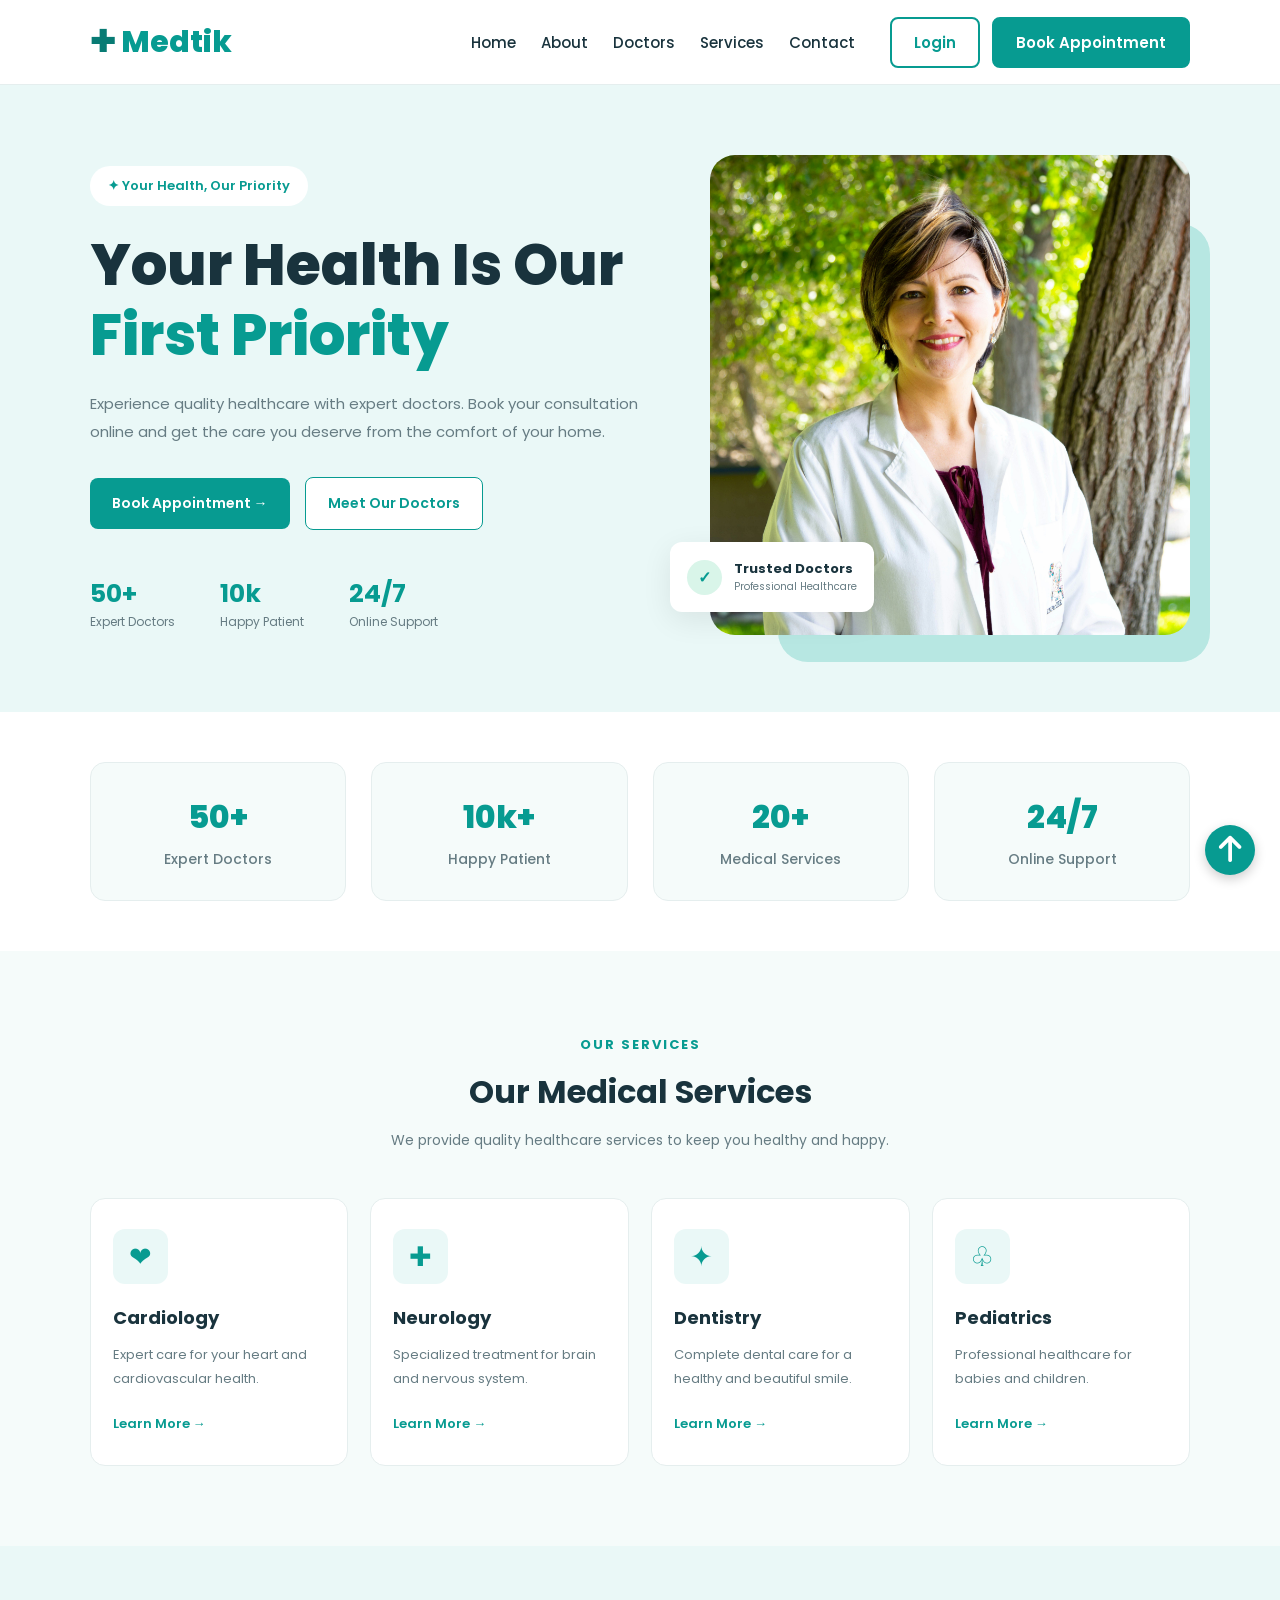
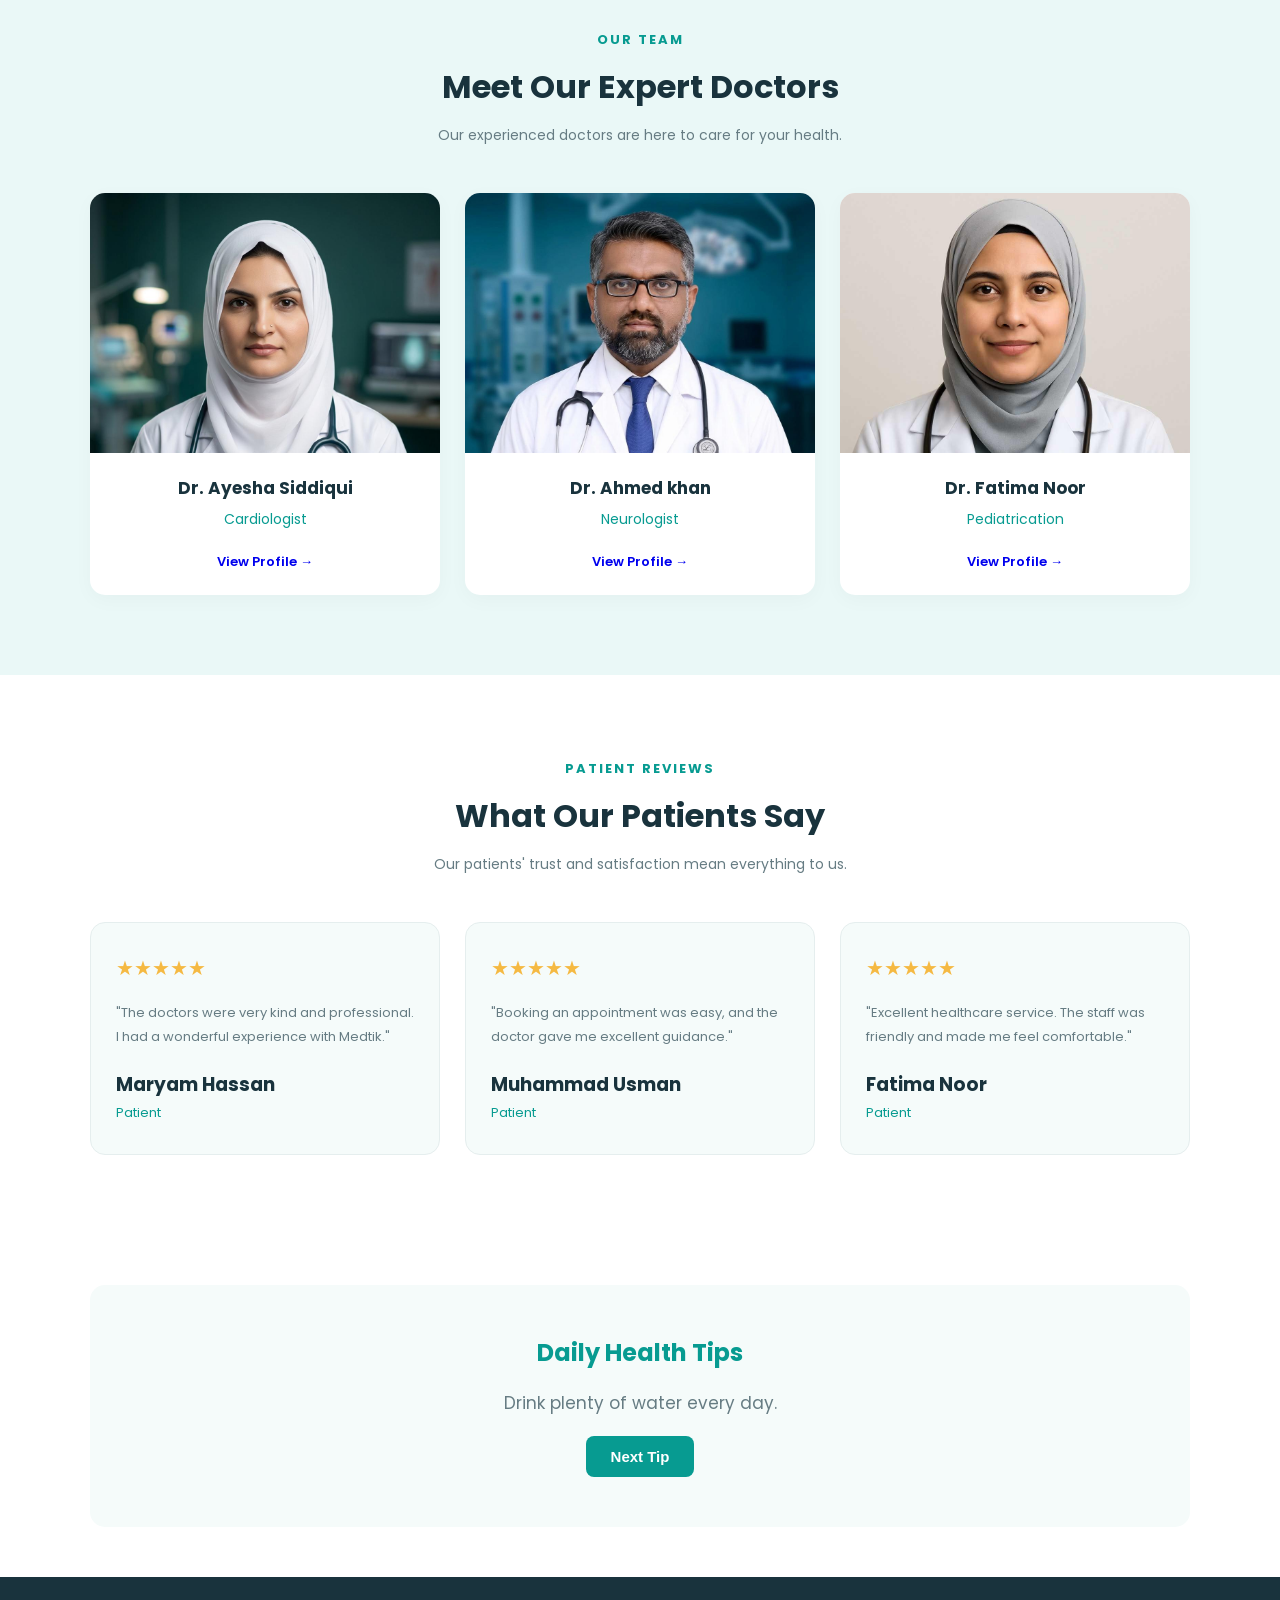
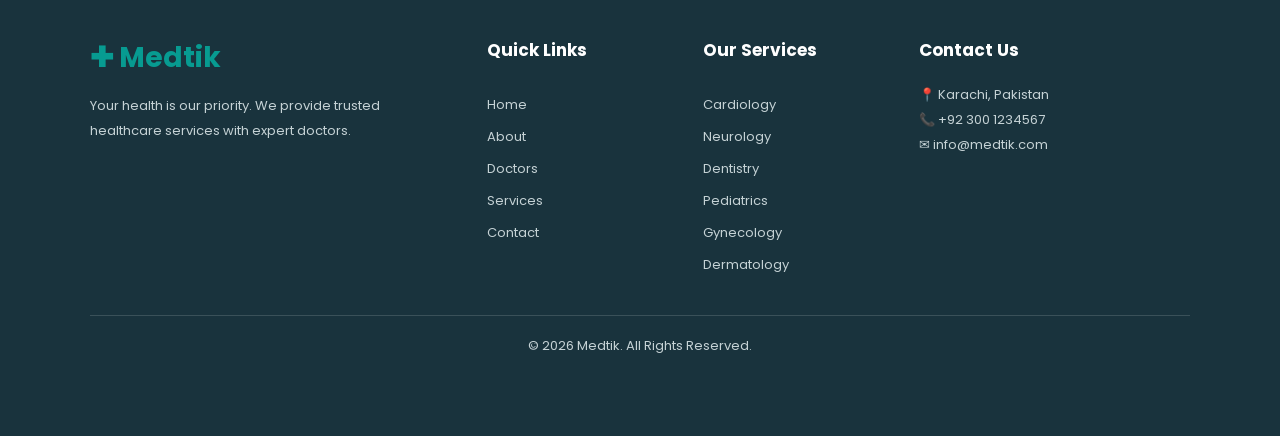
<file: website/index.html>
<!DOCTYPE html>
<html lang="en">

<head>
    <meta charset="UTF-8">
    <meta name="viewport" content="width=device-width, initial-scale=1.0">
    <link rel="icon" type="image/png" href="./src/assests/logo.png">
    <title>Medtik | Doctor Consult</title>
    <link rel="stylesheet" href="https://cdnjs.cloudflare.com/ajax/libs/font-awesome/6.7.2/css/all.min.css">
    <link rel="stylesheet" href="./src/style.css">
</head>

<body>
    <!-- =====NAVBAR SECTION START===== -->
    <header class="navbar" id="navbar">
        <a href="index.html" class="logo" id="logo">
            <span>✚</span> Medtik
        </a>
        <nav class="nav-links" id="navLinks">
            <a href="index.html" class="navlinks" id="homeLink">Home</a>
            <a href="about.html" class="navlinks" id="aboutLink">About</a>
            <a href="doctors.html" class="navlinks" id="doctorsLink">Doctors</a>
            <a href="services.html" class="navlinks" id="servicesLink">Services</a>
            <a href="contact.html" class="navlinks" id="contactLink">Contact</a>
            <div class="nav-button">
                <a href="login.html" class="login-btn" id="loginLink">Login</a>
                <a href="appointment.html" class="nav-btn" id="navappointment">Book Appointment</a>
            </div>
        </nav>

        <button class="menu-btn" id="menuBtn">
            ☰
        </button>
    </header>
    <!-- =====NAVBAR SECTION END===== -->

    <!-- =====HERO SECTION START===== -->
    <section class="hero" id="home">
        <div class="hero-content" id="heroContent">
            <span class="hero-tag" id="heroTag">
                ✦ Your Health, Our Priority
            </span>
            <h1 class="hero-title" id="heroTitle">
                Your Health Is Our <span id="heroHighlight">First Priority</span>
            </h1>
            <p class="hero-description" id="heroDescription">
                Experience quality healthcare with expert doctors.
                Book your consultation online and get the care
                you deserve from the comfort of your home.
            </p>
            <div class="hero-buttons" id="heroButton">
                <a href="appointment.html" class="primary-btn" id="bookAppointmentBtn">
                    Book Appointment →
                </a>
                <a href="doctors.html" class="secondary-btn" id="meetDoctorBtn">
                    Meet Our Doctors
                </a>
            </div>
            <div class="hero-info" id="heroInfo">
                <div class="info-card" id="doctorCount">
                    <h3>50+</h3>
                    <p>Expert Doctors</p>
                </div>
                <div class="info-card" id="patientCount">
                    <h3>10k</h3>
                    <p>Happy Patient</p>
                </div>
                <div class="info-card" id="supportTime">
                    <h3>24/7</h3>
                    <p>Online Support</p>
                </div>
            </div>
        </div>
        <div class="hero-image" id="heroImage">
            <div class="image-bg" id="imageBackground"></div>
            <img id="doctorHeroImg" src="./src/assests/image-1.jpg" alt="Professional Female Doctor">
            <div class="floating-card" id="floatingCard">
                <span>✓</span>
                <div>
                    <h4>Trusted Doctors</h4>
                    <p>Professional Healthcare</p>
                </div>
            </div>
        </div>
    </section>
    <!-- =====HERO SECTION END===== -->

    <!-- =====SATISTATIC SECTION START===== -->
    <section class="stats" id="stats">
        <div class="stats-container" id="statContainer">
            <div class="stats-card" id="statDoctors">
                <h3>50+</h3>
                <p>Expert Doctors</p>
            </div>
            <div class="stats-card" id="statPatients">
                <h3>10k+</h3>
                <p>Happy Patient</p>
            </div>
            <div class="stats-card" id="statServices">
                <h3>20+</h3>
                <p>Medical Services</p>
            </div>
            <div class="stats-card" id="statSupport">
                <h3>24/7</h3>
                <p>Online Support</p>
            </div>
        </div>
    </section>
    <!-- =====STATISTATIC SECTION END -->

    <!-- =====SERVICES SECTION START -->
    <section class="services" id="services">
        <div class="section-heading" id="sectionHeading">
            <span>OUR SERVICES</span>
            <h2>Our Medical Services</h2>
            <p>
                We provide quality healthcare services
                to keep you healthy and happy.
            </p>
        </div>
        <div class="services-container" id="servicesContainer">
            <div class="service-card" id="cardiologyCard">
                <div class="service-icon">❤</div>
                <h3>Cardiology</h3>
                <p>Expert care for your heart and cardiovascular health.</p>
                <a href="services.html">Learn More →</a>

            </div>
            <div class="service-card" id="neurologyCard">
                <div class="service-icon">✚</div>
                <h3>Neurology</h3>
                <p>Specialized treatment for brain and nervous system.</p>
                <a href="services.html">Learn More →</a>

            </div>
            <div class="service-card" id="denistryCard">
                <div class="service-icon">✦</div>
                <h3>Dentistry</h3>
                <p>Complete dental care for a healthy and beautiful smile.</p>
                <a href="services.html">Learn More →</a>

            </div>
            <div class="service-card" id="pediatricsCard">
                <div class="service-icon">♧</div>
                <h3>Pediatrics</h3>
                <p>Professional healthcare for babies and children.</p>
                <a href="services.html">Learn More →</a>

            </div>
        </div>
    </section>
    <!-- =====SERVICES SECTION END -->

    <!-- =====DOCTOR SECTION START===== -->
    <section class="doctors" id="doctors">
        <div class="section-heading" id="doctorHeading">
            <span>OUR TEAM</span>
            <h2>Meet Our Expert Doctors</h2>
            <p>Our experienced doctors are here to care for your health.</p>
        </div>
        <div class="doctors-container" id="doctorsContainer">
            <div class="doctor-card" id="doctorAyesha">
                <img src="./src/assests/image-2.jpg" alt="image-2">
                <div class="doctor-info">
                    <h3>Dr. Ayesha Siddiqui</h3>
                    <p>Cardiologist</p>
                    <a href="doctors.html">View Profile →</a>
                </div>
            </div>

            <div class="doctor-card" id="doctorAhmed">
                <img src="./src/assests/image-3.jpg" alt="image-3">
                <div class="doctor-info">
                    <h3>Dr. Ahmed khan</h3>
                    <p>Neurologist</p>
                    <a href="doctors.html">View Profile →</a>
                </div>
            </div>

            <div class="doctor-card" id="doctorFatima">
                <img src="./src/assests/image-4.jpg" alt="image-4">
                <div class="doctor-info">
                    <h3>Dr. Fatima Noor</h3>
                    <p>Pediatrication</p>
                    <a href="doctors.html">View Profile →</a>
                </div>
            </div>

        </div>
    </section>
    <!-- =====DOCTOR SECTION END===== -->

    <!-- =====TESTIMONIALS SECTION START===== -->
    <section class="testimonials" id="testimonials">
        <div class="section-heading" id="testimonialHeading">
            <span>PATIENT REVIEWS</span>
            <h2>What Our Patients Say</h2>
            <p>Our patients' trust and satisfaction mean everything to us.</p>
        </div>
        <div class="testimonial-container" id="testimonialContainer">
            <div class="testimonial-card" id="reviewAyesha">
                <div class="stars">★★★★★</div>
                <p>"The doctors were very kind and professional. I had a wonderful experience with Medtik."</p>
                <h3>Maryam Hassan</h3>
                <span>Patient</span>
            </div>
            <div class="testimonial-card" id="reviewAhmed">
                <div class="stars">★★★★★</div>
                <p>"Booking an appointment was easy, and the doctor gave me excellent guidance."</p>
                <h3>Muhammad Usman</h3>
                <span>Patient</span>
            </div>
            <div class="testimonial-card" id="reviewFatima">
                <div class="stars">★★★★★</div>
                <p>"Excellent healthcare service. The staff was friendly and made me feel comfortable."</p>
                <h3>Fatima Noor</h3>
                <span>Patient</span>
            </div>

        </div>
    </section>
    <!-- =====TESTIMONIALS SECTION END===== -->

    <!-- =====HEALTH TIPS===== -->
    <section class="health-tips" id="healthTips">
        <h2>Daily Health Tips</h2>
        <p id="healthTip">
            Drink plenty of water every day.
        </p>
        <button id="nextTip">
            Next Tip
        </button>
    </section>
    <!-- =====FOOTER SECTION START====== -->
    <footer class="footer" id="footer">
        <div class="footer-container" id="footerContainer">
            <div class="footer-about">
                <h2>✚ Medtik</h2>
                <p>Your health is our priority. We provide trusted healthcare services with expert doctors.</p>
            </div>
            <div class="footer-links">
                <h3>Quick Links</h3>
                <a href="index.html">Home</a>
                <a href="about.html">About</a>
                <a href="doctors.html">Doctors</a>
                <a href="services.html">Services</a>
                <a href="contact.html">Contact</a>
            </div>
            <div class="footer-links">
                <h3>Our Services</h3>
                <a href="services.html">Cardiology</a>
                <a href="services.html">Neurology</a>
                <a href="services.html">Dentistry</a>
                <a href="services.html">Pediatrics</a> 
                <a href="services.html">Gynecology</a>
                <a href="services.html">Dermatology</a>
            </div>
            <div class="footer-contact">
                <h3>Contact Us</h3>
                <p>📍 Karachi, Pakistan</p>
                <p>📞 +92 300 1234567</p>
                <p>✉ info@medtik.com</p>
            </div>
        </div>
        <div class="footer-bottom">
            <p>© 2026 Medtik. All Rights Reserved.</p>
        </div>
    </footer>
    <!-- =====FOOTER SECTION END====== -->

    <!-- ======BACK TO TOP BUTTON START====== -->
    <button id="backToTop">
        <i class="fa-solid fa-arrow-up"></i>
    </button>
    <!-- ======BACK TO TOP BUTTON END====== -->


    <!-- =====JAVASCRIPT LINK===== -->
    <script src="./src/main.js"></script>
</body>

</html>
</file>
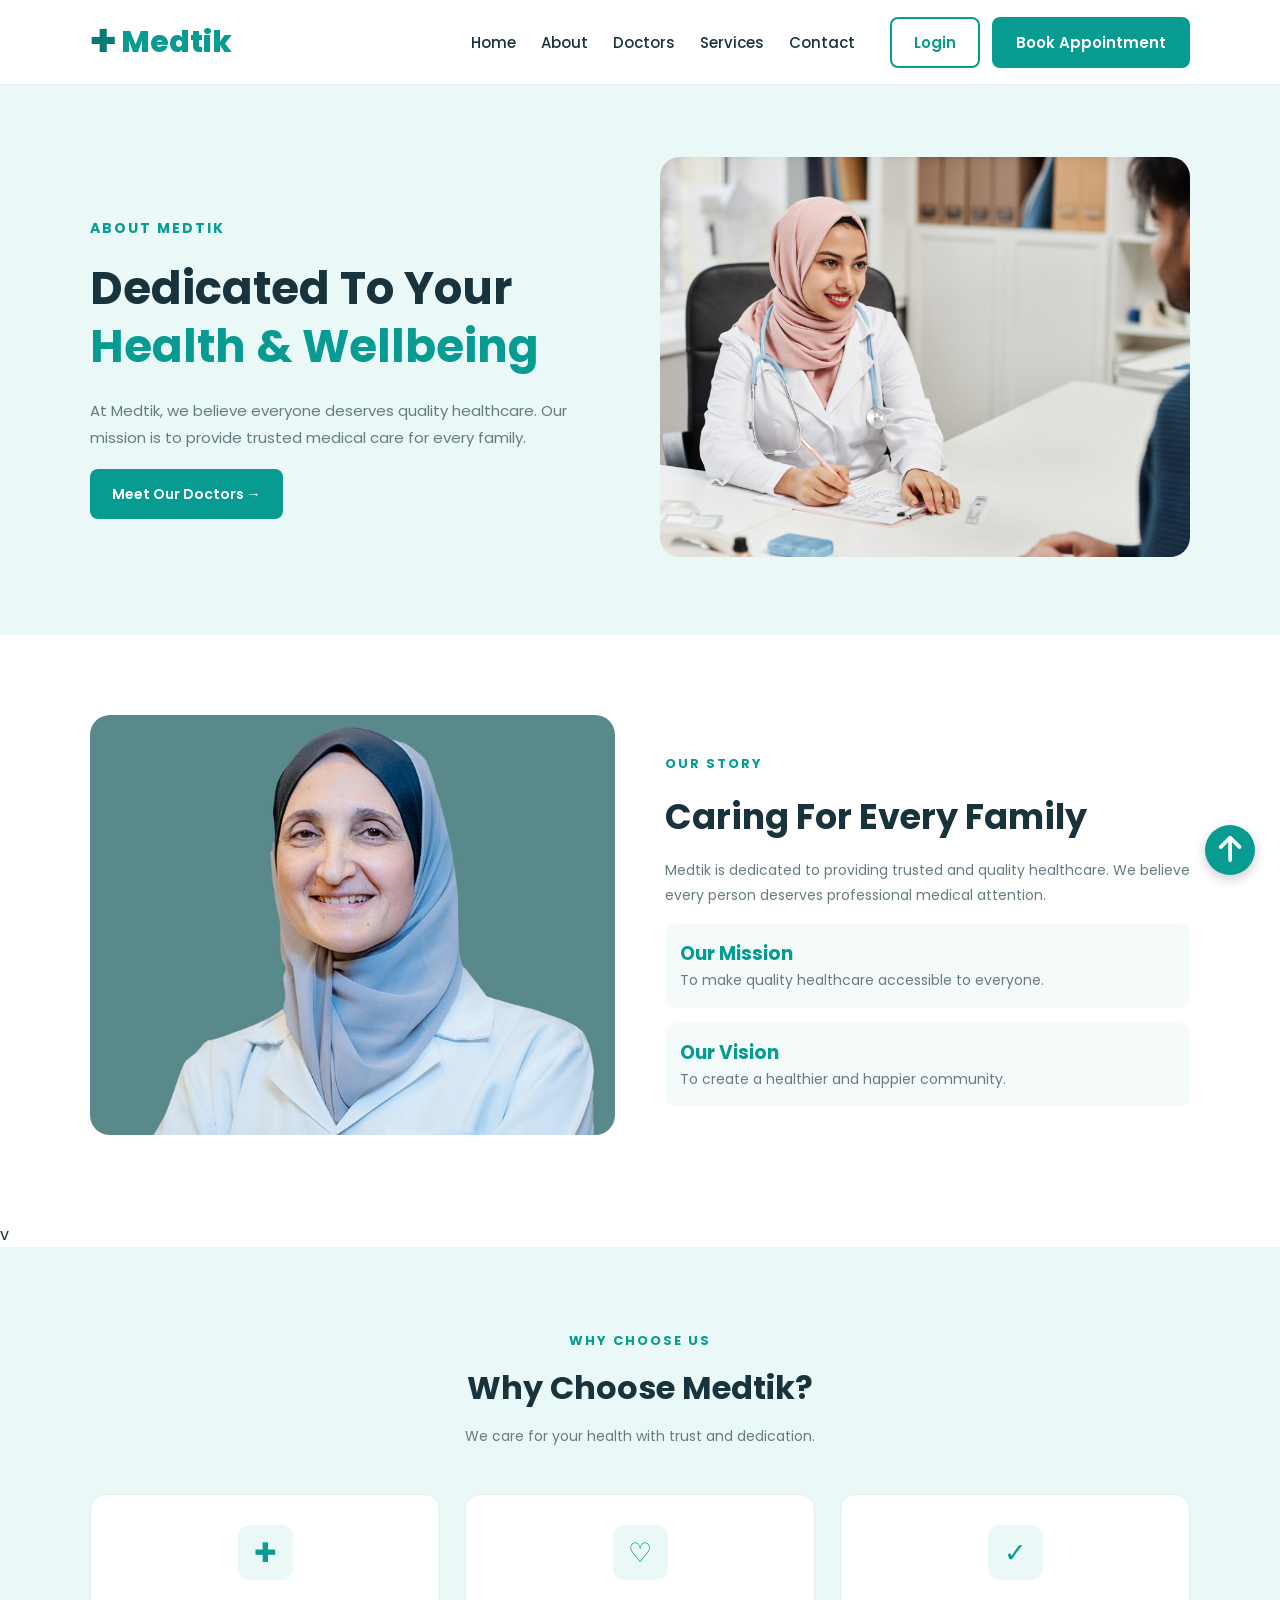
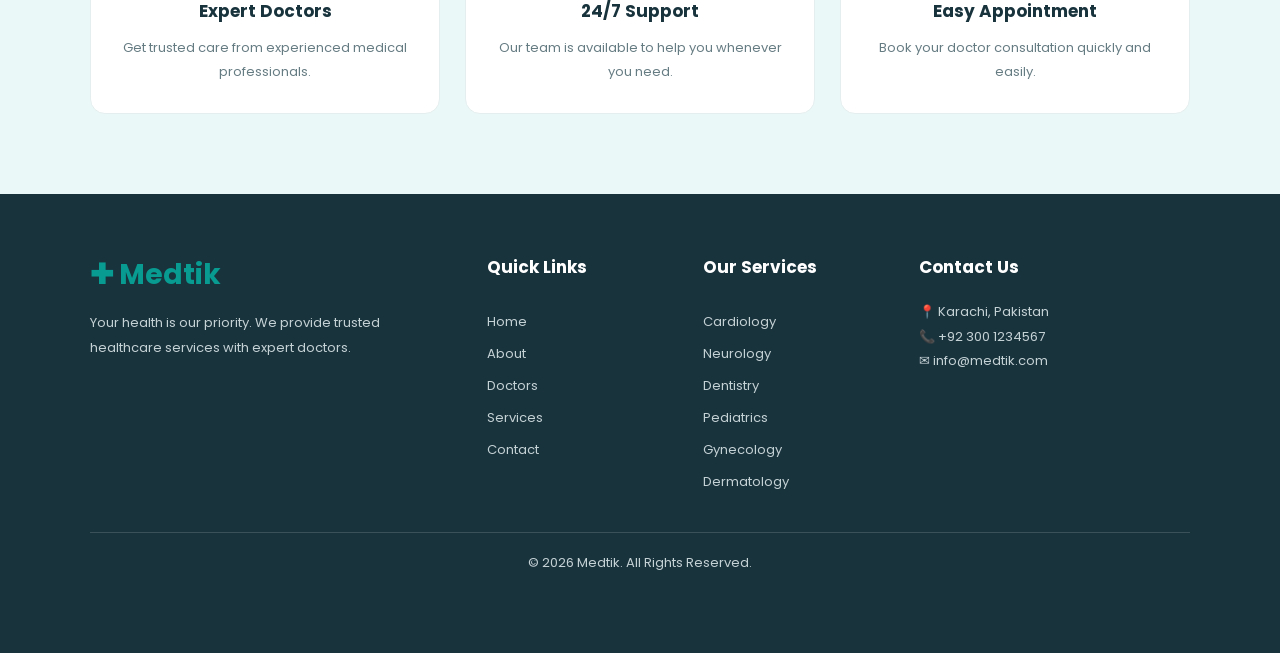
<file: website/about.html>
<!DOCTYPE html>
<html lang="en">

<head>
    <meta charset="UTF-8">
    <meta name="viewport" content="width=device-width, initial-scale=1.0">
    <link rel="icon" type="image/png" href="./src/assests/logo.png">
    <title>Our About | Medtik</title>
    <link rel="stylesheet" href="https://cdnjs.cloudflare.com/ajax/libs/font-awesome/6.7.2/css/all.min.css">

    <link rel="stylesheet" href="./src/style.css">
</head>

<body>
    <!-- =====NAVBAR SECTION START===== -->
    <header class="navbar" id="navbar">
        <a href="index.html" class="logo" id="logo">
            <span>✚</span> Medtik
        </a>
        <nav class="nav-links" id="navLinks">
            <a href="index.html" class="navlinks" id="homeLink">Home</a>
            <a href="about.html" class="navlinks" id="aboutLink">About</a>
            <a href="doctors.html" class="navlinks" id="doctorsLink">Doctors</a>
            <a href="services.html" class="navlinks" id="servicesLink">Services</a>
            <a href="contact.html" class="navlinks" id="contactLink">Contact</a>
            <div class="nav-button">
                <a href="login.html" class="login-btn" id="loginLink">Login</a>
                <a href="appointment.html" class="nav-btn" id="navappointment">Book Appointment</a>
            </div>
        </nav>

        <button class="menu-btn" id="menuBtn">
            ☰
        </button>
    </header>
    <!-- =====NAVBAR SECTION END===== -->

    <section class="about-hero" id="aboutHero">
        <div class="about-content" id="aboutContent">
            <span>ABOUT MEDTIK</span>
            <h1>Dedicated To Your
                <span>Health & Wellbeing</span>
            </h1>
            <p>
                At Medtik, we believe everyone deserves
                quality healthcare. Our mission is to provide
                trusted medical care for every family.
            </p>
            <a href="doctors.html" class="primary-btn">Meet Our Doctors →</a>
        </div>
        <div class="about-image" id="aboutImage">
            <img src="./src/assests/image-5.jpg" alt="image-5">

        </div>
    </section>
    <!-- =====STORY SECTION START===== -->
    <section class="our-story" id="ourStory">
        <div class="story-image" id="storyImage">
            <img src="./src/assests/image-6.jpg" alt="image-6">
        </div>
        <div class="story-content" id="storyContent">
            <span>OUR STORY</span>
            <h2>Caring For Every Family</h2>
            <p>
                Medtik is dedicated to providing trusted and
                quality healthcare. We believe every person
                deserves professional medical attention.
            </p>
            <div class="story-box">
                <h3>Our Mission</h3>
                <p>To make quality healthcare accessible to everyone.</p>
            </div>
            <div class="story-box">
                <h3>Our Vision</h3>
                <p>To create a healthier and happier community.</p>
            </div>
        </div>
    </section>
    <!-- =====CHOOSE SECTION START===== -->
    v
    <section class="why-choose" id="whyChoose">

        <div class="section-heading">
            <span>WHY CHOOSE US</span>
            <h2>Why Choose Medtik?</h2>
            <p>We care for your health with trust and dedication.</p>
        </div>

        <div class="choose-container" id="chooseContainer">

            <div class="choose-card" id="expertDoctors">
                <div class="choose-icon">✚</div>
                <h3>Expert Doctors</h3>
                <p>Get trusted care from experienced medical professionals.</p>
            </div>

            <div class="choose-card" id="onlineSupport">
                <div class="choose-icon">♡</div>
                <h3>24/7 Support</h3>
                <p>Our team is available to help you whenever you need.</p>
            </div>

            <div class="choose-card" id="easyBooking">
                <div class="choose-icon">✓</div>
                <h3>Easy Appointment</h3>
                <p>Book your doctor consultation quickly and easily.</p>
            </div>

        </div>

    </section>

    <!-- =====CHOOSE SECTION END===== -->
    <!-- =====FOOTER SECTION START====== -->
    <footer class="footer" id="footer">
        <div class="footer-container" id="footerContainer">
            <div class="footer-about">
                <h2>✚ Medtik</h2>
                <p>Your health is our priority. We provide trusted healthcare services with expert doctors.</p>
            </div>
            <div class="footer-links">
                <h3>Quick Links</h3>
                <a href="index.html">Home</a>
                <a href="about.html">About</a>
                <a href="doctors.html">Doctors</a>
                <a href="services.html">Services</a>
                <a href="contact.html">Contact</a>
            </div>
            <div class="footer-links">
                <h3>Our Services</h3>
                <a href="services.html">Cardiology</a>
                <a href="services.html">Neurology</a>
                <a href="services.html">Dentistry</a>
                <a href="services.html">Pediatrics</a>
                <a href="services.html">Gynecology</a>
                <a href="services.html">Dermatology</a>
            </div>
            <div class="footer-contact">
                <h3>Contact Us</h3>
                <p>📍 Karachi, Pakistan</p>
                <p>📞 +92 300 1234567</p>
                <p>✉ info@medtik.com</p>
            </div>
        </div>
        <div class="footer-bottom">
            <p>© 2026 Medtik. All Rights Reserved.</p>
        </div>
    </footer>
    <!-- =====FOOTER SECTION END====== -->


    <!-- ======BACK TO TOP BUTTON START====== -->
    <button id="backToTop">
        <i class="fa-solid fa-arrow-up"></i>
    </button>
    <!-- ======BACK TO TOP BUTTON END====== -->

    <!-- =====JAVASCRIPT LINK===== -->
    <script src="./src/main.js"></script>
</body>

</html>
</file>
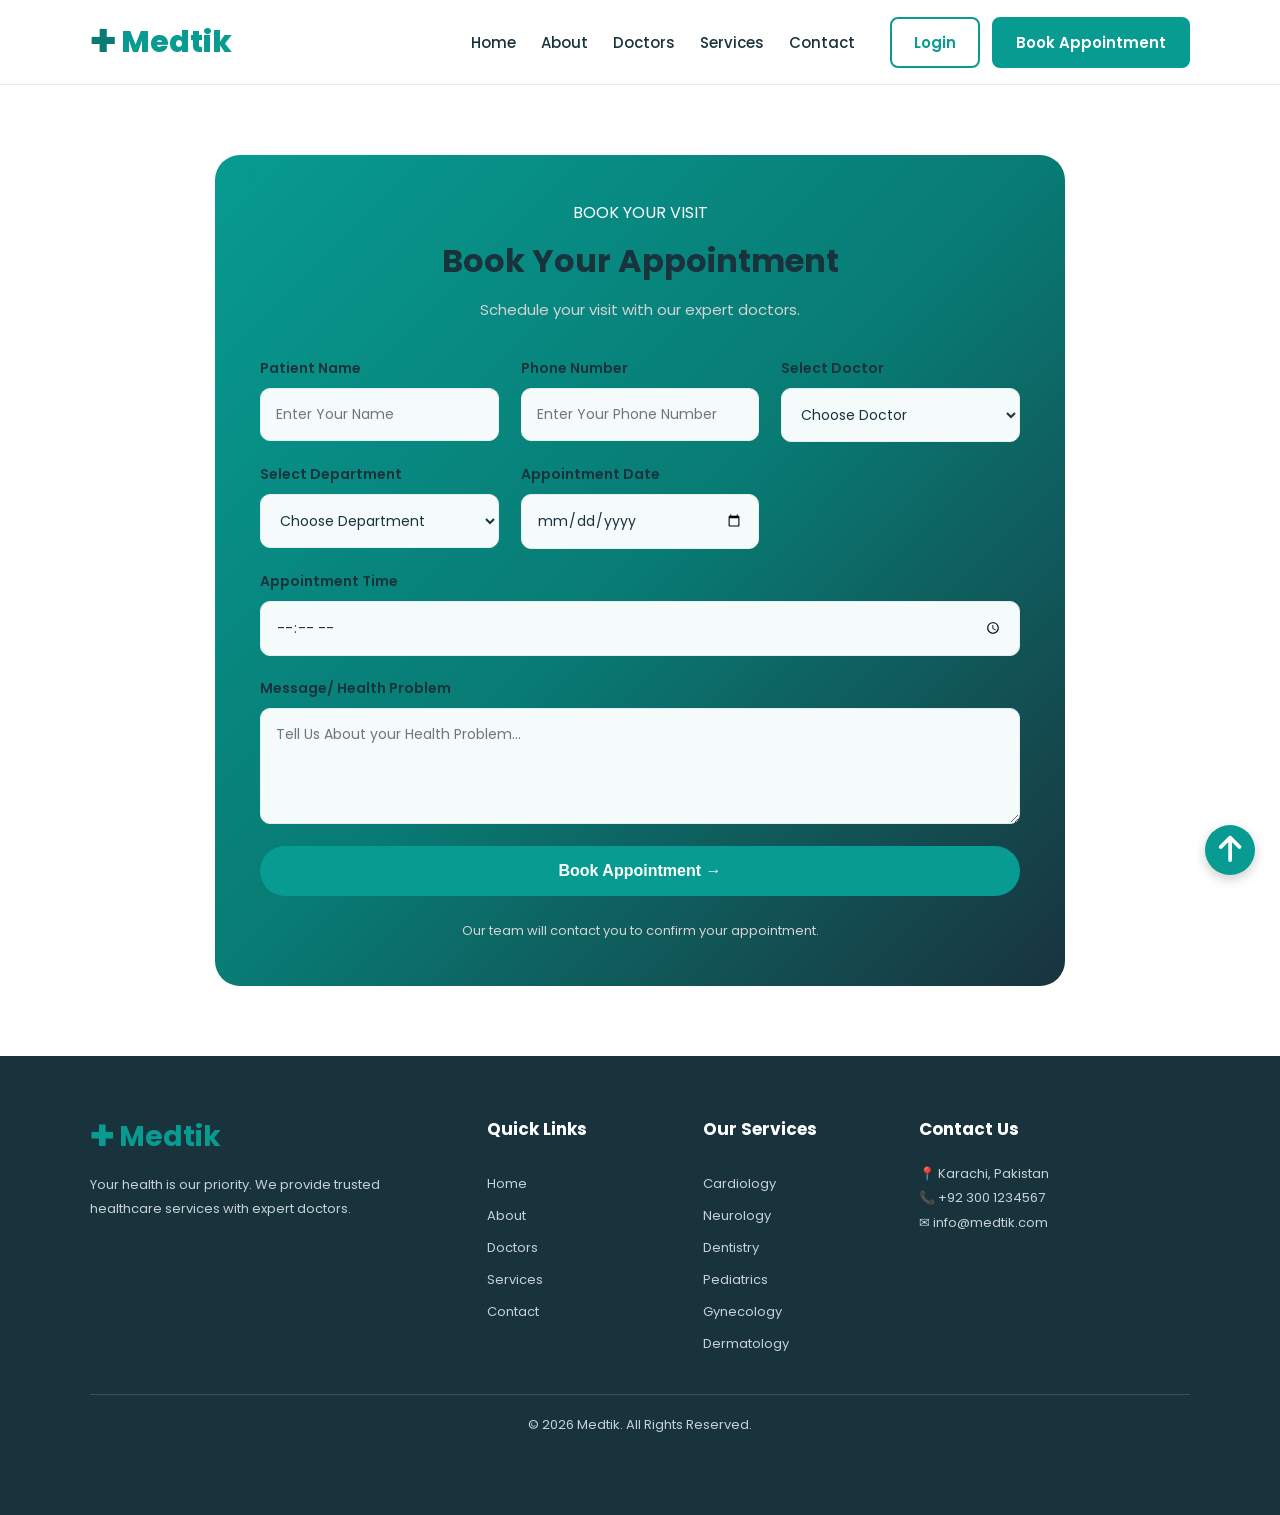
<file: website/appointment.html>
<!DOCTYPE html>
<html lang="en">

<head>
    <meta charset="UTF-8">
    <meta name="viewport" content="width=device-width, initial-scale=1.0">
    <link rel="icon" type="image/png" href="./src/assests/logo.png">
    <title>Appointment | Medtik</title>
    <link rel="stylesheet" href="https://cdnjs.cloudflare.com/ajax/libs/font-awesome/6.7.2/css/all.min.css">
    <link rel="stylesheet" href="./src/style.css">
</head>

<body>
    <!-- =====NAVBAR SECTION START===== -->
    <header class="navbar" id="navbar">
        <a href="index.html" class="logo" id="logo">
            <span>✚</span> Medtik
        </a>
        <nav class="nav-links" id="navLinks">
            <a href="index.html" class="navlinks" id="homeLink">Home</a>
            <a href="about.html" class="navlinks" id="aboutLink">About</a>
            <a href="doctors.html" class="navlinks" id="doctorsLink">Doctors</a>
            <a href="services.html" class="navlinks" id="servicesLink">Services</a>
            <a href="contact.html" class="navlinks" id="contactLink">Contact</a>
            <div class="nav-button">
                <a href="login.html" class="login-btn" id="loginLink">Login</a>
                <a href="appointment.html" class="nav-btn" id="navAppointment">Book Appointment</a>
            </div>
        </nav>

        <button class="menu-btn" id="menuBtn">
            ☰
        </button>
    </header>
    <!-- =====NAVBAR SECTION END===== -->

    <!-- =====APPOINTMENT SECTION START===== -->
    <section class="service-appointment" id="serviceAppointment">
        <div class="appointment-content" id="appointmentContent">
            <div class="appointment-heading">
                <span class="appointment-tag">
                    BOOK YOUR VISIT
                </span>
                <h2>Book Your Appointment</h2>
                <p>Schedule your visit with our expert doctors.</p>
            </div>
            <form action="" class="appointment-form" id="appointmentForm">
                <div class="form-group">
                    <label for="patientName">Patient Name</label>
                    <input type="text" id="patientName" placeholder="Enter Your Name" required>
                </div>
                <div class="form-group">
                    <label for="patientPhone">Phone Number</label>
                    <input type="number" id="patientPhone" placeholder="Enter Your Phone Number" required>
                </div>
                <div class="form-group">
                    <label for="selectDoctor">Select Doctor</label>
                    <select id="selectDoctor">
                        <option value="">Choose Doctor</option>
                        <option>Dr. Ayesha Siddiqui</option>
                        <option>Dr. Ahmed Khan</option>
                        <option>Dr. Fatima Noor</option>
                        <option>Dr. Sara Ahmed</option>
                        <option>Dr. Usman Malik</option>
                        <option>Dr. Bilal Hussain</option>

                    </select>
                </div>
                <div class="form-group">
                    <label for="selectDepartment">Select Department</label>
                    <select id="selectDepartment" required>
                        <option value="">Choose Department</option>
                        <option>Cardiology</option>
                        <option>Neurology</option>
                        <option>Dentistry</option>
                        <option>Pediatrics</option>
                        <option>Gynecology</option>
                        <option>Dermatology</option>
                    </select>
                </div>
                <div class="form-group">
                    <label for="appointmentDate">Appointment Date</label>
                    <input type="date" id="appointmentDate" required>
                </div>
                <div class="form-group full-width">
                    <label for="appointmentTime">Appointment Time</label>
                    <input type="time" id="appointmentTime" required>
                </div>
                <div class="form-group full-width">
                    <label for="healthProblem">Message/ Health Problem</label>
                    <textarea id="healthProblem" placeholder="Tell Us About your Health Problem..." rows="4"></textarea>
                </div>
                <button type="submit" class="primary-btn" id="BookAppointmentBtn">Book Appointment →</button>
            </form>
            <p id="formMessage"></p>
            <p class="appointment-note">
                Our team will contact you to confirm your appointment.
            </p>
        </div>
    </section>

    <div class="confirmation-box" id="confirmationBox">
        <div class="confirmation-content">
        <h3>&#10003; Appointment Confirmed!</h3>
        <p id="confirmedName"></p>
        <p id="confirmedPhone"></p>
        <p id="confirmedDoctor"></p>
        <p id="confirmedDepartment"></p>
        <p id="confirmedDate"></p>
        <p id="confirmedTime"></p>
        <p id="confirmedHealth"></p>

        <button type="button" id="closeConfirmation">Close</button>
        </div>
    </div>
    <!-- =====APPOINTMENT SECTION END===== -->

    <!-- =====FOOTER SECTION START====== -->
    <footer class="footer" id="footer">
        <div class="footer-container" id="footerContainer">
            <div class="footer-about">
                <h2>✚ Medtik</h2>
                <p>Your health is our priority. We provide trusted healthcare services with expert doctors.</p>
            </div>
            <div class="footer-links">
                <h3>Quick Links</h3>
                <a href="index.html">Home</a>
                <a href="about.html">About</a>
                <a href="doctors.html">Doctors</a>
                <a href="services.html">Services</a>
                <a href="contact.html">Contact</a>
            </div>
            <div class="footer-links">
                <h3>Our Services</h3>
                <a href="services.html">Cardiology</a>
                <a href="services.html">Neurology</a>
                <a href="services.html">Dentistry</a>
                <a href="services.html">Pediatrics</a>
                <a href="services.html">Gynecology</a>
                <a href="services.html">Dermatology</a>
            </div>
            <div class="footer-contact">
                <h3>Contact Us</h3>
                <p>📍 Karachi, Pakistan</p>
                <p>📞 +92 300 1234567</p>
                <p>✉ info@medtik.com</p>
            </div>
        </div>
        <div class="footer-bottom">
            <p>© 2026 Medtik. All Rights Reserved.</p>
        </div>
    </footer>
    <!-- =====FOOTER SECTION END===== -->

    <!-- ======BACK TO TOP BUTTON START====== -->
    <button id="backToTop">
        <i class="fa-solid fa-arrow-up"></i>
    </button>
    <!-- ======BACK TO TOP BUTTON END====== -->
    <!-- =====JAVASCRIPT LINK===== -->
    <script src="./src/main.js"></script>
</body>

</html>
</file>
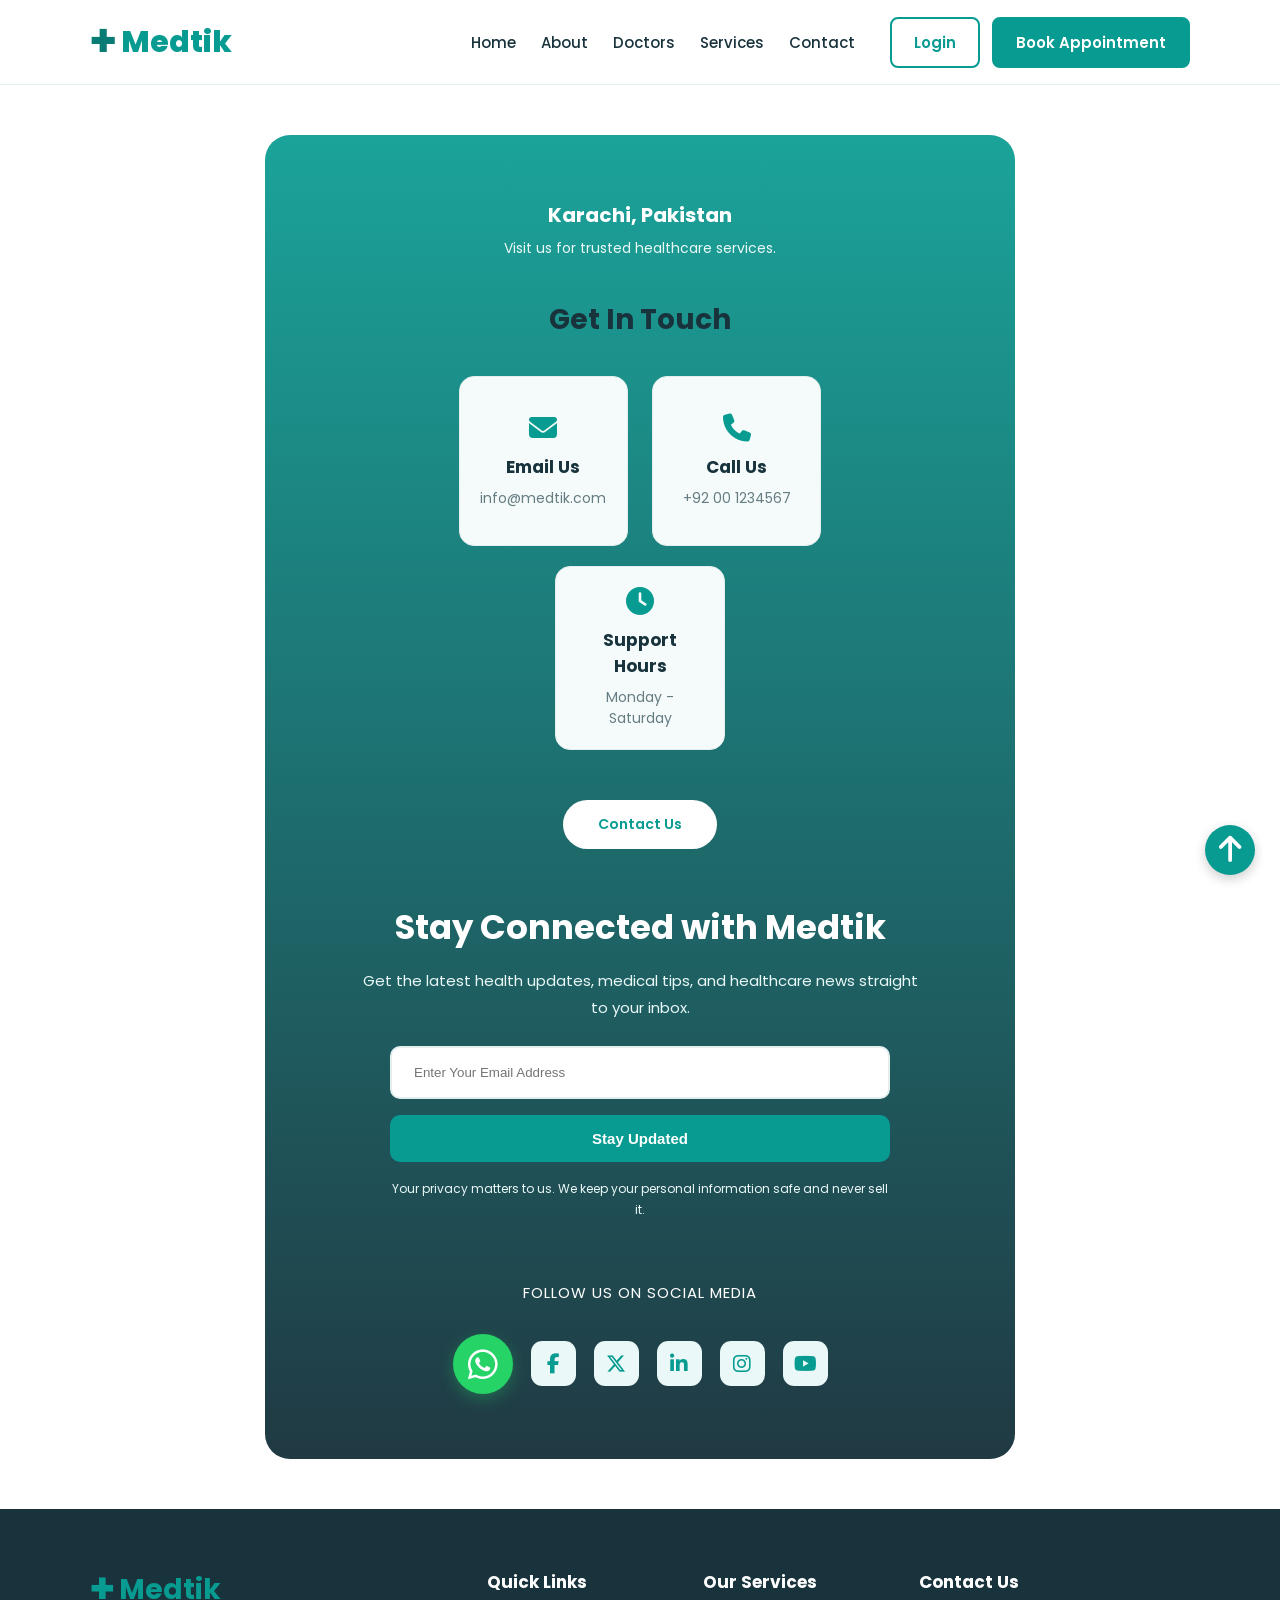
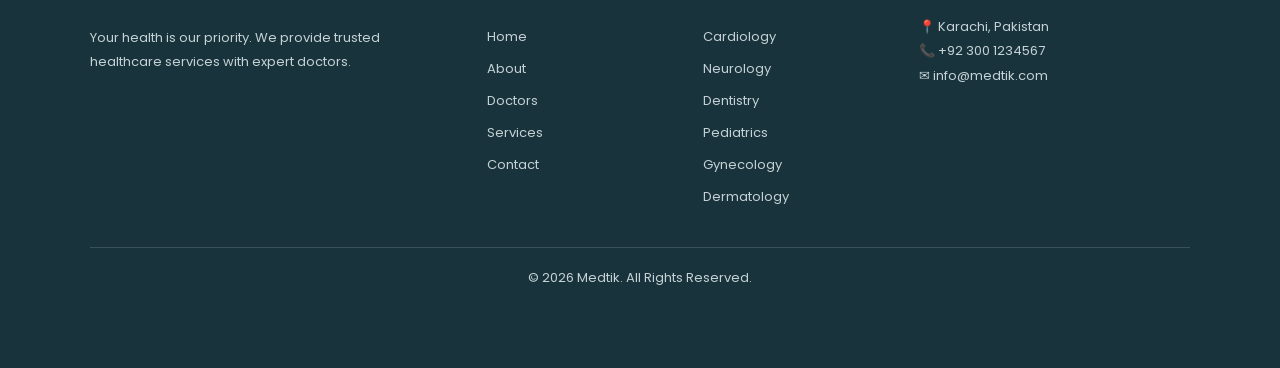
<file: website/contact.html>
<!DOCTYPE html>
<html lang="en">

<head>
    <meta charset="UTF-8">
    <meta name="viewport" content="width=device-width, initial-scale=1.0">
    <link rel="icon" type="image/png" href="./src/assests/logo.png">
    <title>Contact | Medtik</title>

    <link rel="stylesheet" href="https://cdnjs.cloudflare.com/ajax/libs/font-awesome/6.7.2/css/all.min.css">
    <link rel="stylesheet" href="https://cdnjs.cloudflare.com/ajax/libs/font-awesome/6.7.2/css/all.min.css">
    <link rel="stylesheet" href="./src/style.css">
</head>

<body>
    <!-- =====NAVBAR SECTION START===== -->
    <header class="navbar" id="navbar">
        <a href="index.html" class="logo" id="logo">
            <span>✚</span> Medtik
        </a>
        <nav class="nav-links" id="navLinks">
            <a href="index.html" class="navlinks" id="homeLink">Home</a>
            <a href="about.html" class="navlinks" id="aboutLink">About</a>
            <a href="doctors.html" class="navlinks" id="doctorsLink">Doctors</a>
            <a href="services.html" class="navlinks" id="servicesLink">Services</a>
            <a href="contact.html" class="navlinks" id="contactLink">Contact</a>
            <div class="nav-button">
                <a href="login.html" class="login-btn" id="loginLink">Login</a>
                <a href="appointment.html" class="nav-btn" id="navappointment">Book Appointment</a>
            </div>
        </nav>

        <button class="menu-btn" id="menuBtn">
            ☰
        </button>
    </header>
    <!-- =====NAVBAR SECTION END===== -->

    <!-- =====CONTACT SECTION START===== -->
    <div class="page-wrapper contact-page" id="contactPage">

        <section class="main-section" id="contactSection">

            <!-- =====LOCATION===== -->
            <div class="location-box" id="locationBox">
                <h3>Karachi, Pakistan</h3>
                <p>Visit us for trusted healthcare services.</p>
            </div>
            <!-- =====CONTACT INFO=====  -->
            <div class="contact-info" id="contactInfo">
                <h2>Get In Touch</h2>
                <div class="contact-info-item">
                    <i class="fa-solid fa-envelope"></i>
                    <h3>Email Us</h3>
                    <p>info@medtik.com</p>
                </div>
                <div class="contact-info-item">
                    <i class="fa-solid fa-phone"></i>
                    <h3>Call Us</h3>
                    <p>+92 00 1234567</p>
                </div>
                <div class="contact-info-item">
                    <i class="fa-solid fa-clock"></i>
                    <h3>Support Hours</h3>
                    <p>Monday - Saturday</p>
                </div>
            </div>
            <!-- =====CONTACT BUTTON===== -->
            <a href="mailto:info@medtik.com" class="contact-btn" id="contactBtn">
                Contact Us
            </a>

            <!-- =====NEWSLETTER===== -->
            <div class="newsletter-section" id="newsletterSection">

                <h2 class="newsletter-title">
                    Stay Connected with Medtik
                </h2>

                <p class="newsletter-desc">
                    Get the latest health updates, medical tips,
                    and healthcare news straight to your inbox.
                </p>

                <!-- =====Newsletter Form===== -->
                <form class="newsletter-form" id="newsletterForm">

                    <input type="email" class="email-input" id="emailInput" placeholder="Enter Your Email Address"
                        required>

                    <button type="submit" class="subscribe-btn">
                        Stay Updated
                    </button>

                    <p class="privacy-note">
                        Your privacy matters to us. We keep your
                        personal information safe and never sell it.
                    </p>

                </form>

            </div>

            <!-- =====Social Media===== -->
            <div class="social-section" id="socialSection">

                <p class="social-title">
                    FOLLOW US ON SOCIAL MEDIA
                </p>

                <div class="social-bar-wrapper">

                    <div class="social-icons">

                        <!-- WhatsApp -->
                        <a href="https://wa.me/" target="_blank" class="whatsapp-badge" aria-label="WhatsApp">
                            <i class="fa-brands fa-whatsapp"></i>
                        </a>

                        <!-- Social Icons -->
                        <a href="#" aria-label="Facebook">
                            <i class="fa-brands fa-facebook-f"></i>
                        </a>

                        <a href="#" aria-label="X">
                            <i class="fa-brands fa-x-twitter"></i>
                        </a>

                        <a href="#" aria-label="LinkedIn">
                            <i class="fa-brands fa-linkedin-in"></i>
                        </a>

                        <a href="#" aria-label="Instagram">
                            <i class="fa-brands fa-instagram"></i>
                        </a>

                        <a href="#" aria-label="YouTube">
                            <i class="fa-brands fa-youtube"></i>
                        </a>

                    </div>

                </div>


            </div>

        </section>

    </div>
    <!-- =====CONTACT SECTION END===== -->

    <!-- =====FOOTER SECTION START====== -->
    <footer class="footer" id="footer">
        <div class="footer-container" id="footerContainer">
            <div class="footer-about">
                <h2>✚ Medtik</h2>
                <p>Your health is our priority. We provide trusted healthcare services with expert doctors.</p>
            </div>
            <div class="footer-links">
                <h3>Quick Links</h3>
                <a href="index.html">Home</a>
                <a href="about.html">About</a>
                <a href="doctors.html">Doctors</a>
                <a href="services.html">Services</a>
                <a href="contact.html">Contact</a>
            </div>
            <div class="footer-links">
                <h3>Our Services</h3>
                <a href="services.html">Cardiology</a>
                <a href="services.html">Neurology</a>
                <a href="services.html">Dentistry</a>
                <a href="services.html">Pediatrics</a>
                <a href="services.html">Gynecology</a>
                <a href="services.html">Dermatology</a>
            </div>
            <div class="footer-contact">
                <h3>Contact Us</h3>
                <p>📍 Karachi, Pakistan</p>
                <p>📞 +92 300 1234567</p>
                <p>✉ info@medtik.com</p>
            </div>
        </div>
        <div class="footer-bottom">
            <p>© 2026 Medtik. All Rights Reserved.</p>
        </div>
    </footer>
    <!-- =====FOOTER SECTION END===== -->


    <!-- ======BACK TO TOP BUTTON START====== -->
    <button id="backToTop">
        <i class="fa-solid fa-arrow-up"></i>
    </button>
    <!-- ======BACK TO TOP BUTTON END====== -->
    <!-- =====JAVASCRIPT LINK===== -->
    <script src="./src/main.js"></script>
</body>

</html>
</file>
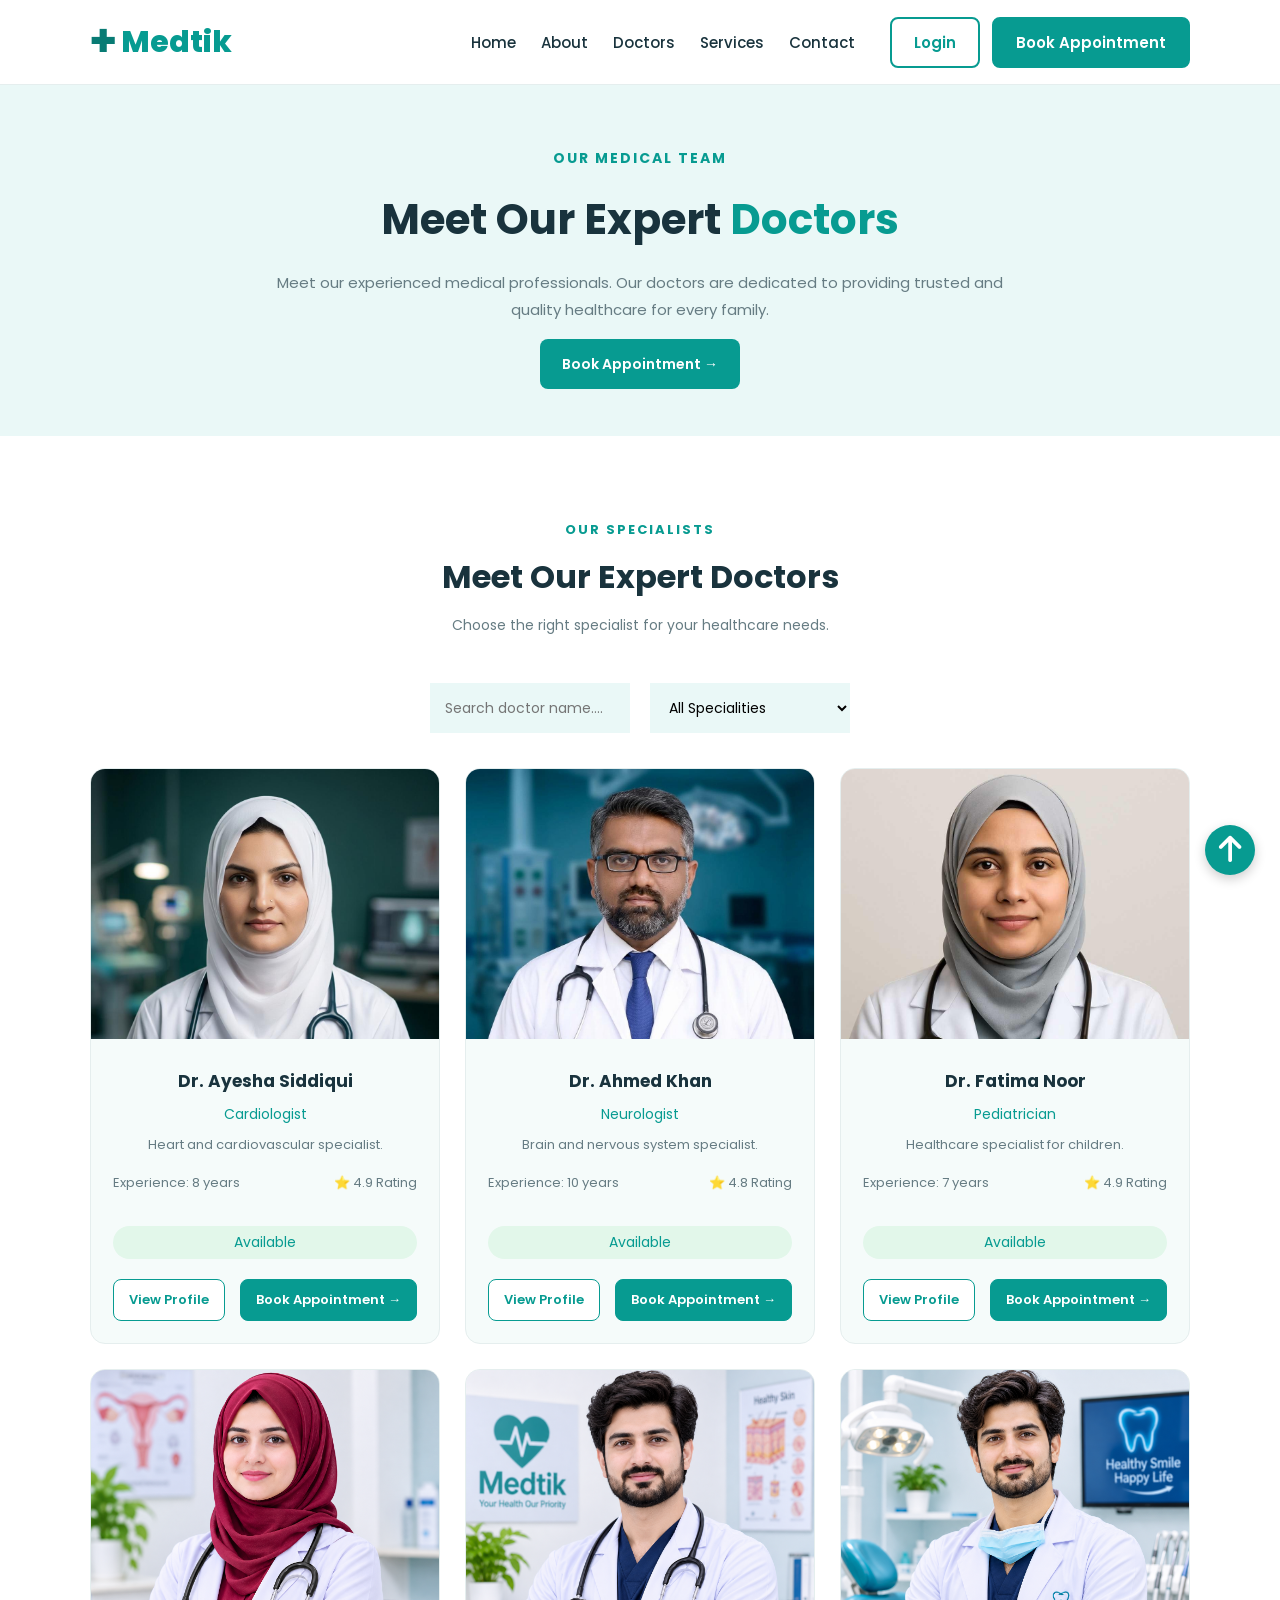
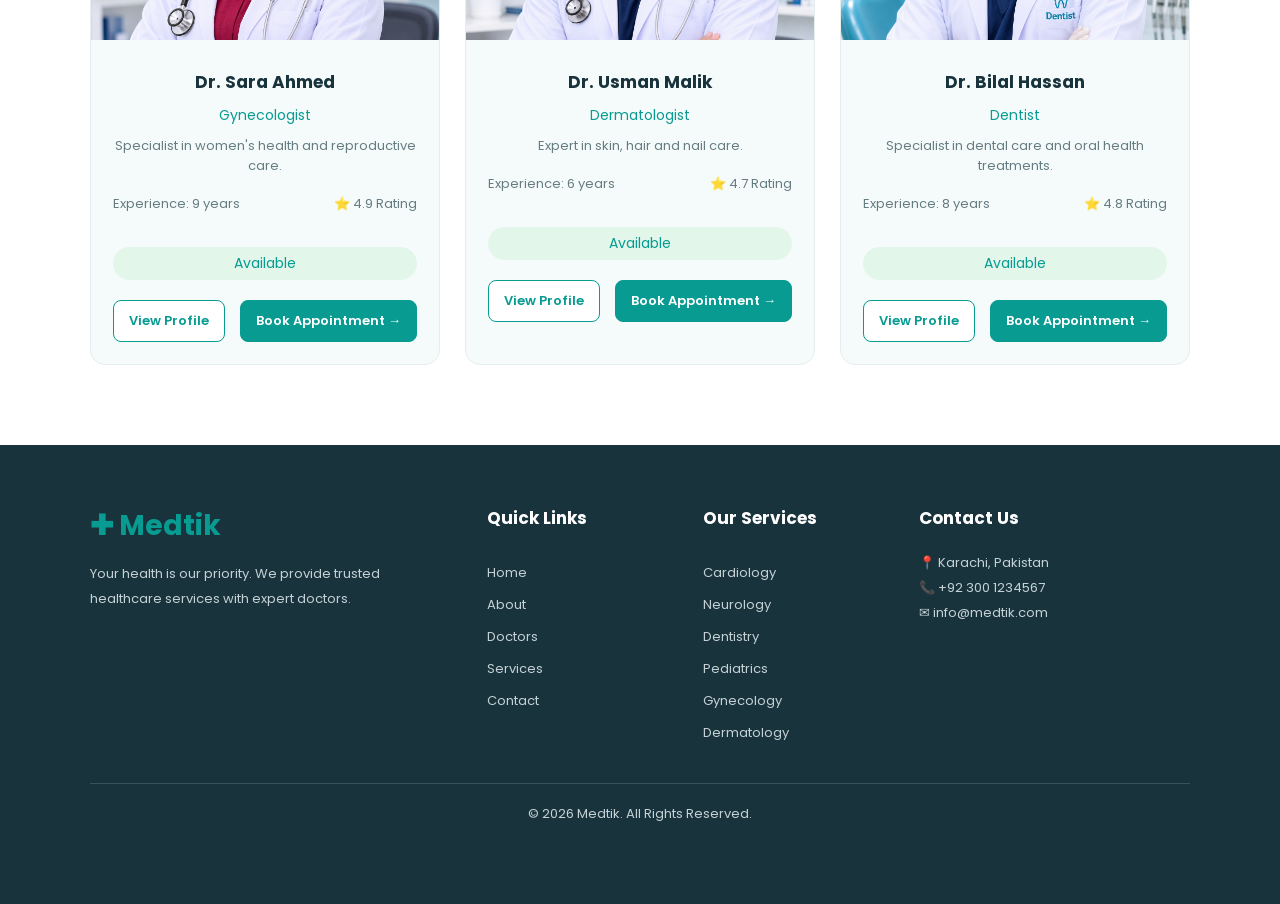
<file: website/doctors.html>
<!DOCTYPE html>
<html lang="en">

<head>
    <meta charset="UTF-8">
    <meta name="viewport" content="width=device-width, initial-scale=1.0">
    <link rel="icon" type="image/png" href="./src/assests/logo.png">
    <title>Our Doctor | Medtik</title>
    <link rel="stylesheet" href="https://cdnjs.cloudflare.com/ajax/libs/font-awesome/6.7.2/css/all.min.css">
    <link rel="stylesheet" href="./src/style.css">
</head>

<body>
    <!-- =====NAVBAR SECTION START===== -->
    <header class="navbar" id="navbar">
        <a href="index.html" class="logo" id="logo">
            <span>✚</span> Medtik
        </a>
        <nav class="nav-links" id="navLinks">
            <a href="index.html" class="navlinks" id="homeLink">Home</a>
            <a href="about.html" class="navlinks" id="aboutLink">About</a>
            <a href="doctors.html" class="navlinks" id="doctorsLink">Doctors</a>
            <a href="services.html" class="navlinks" id="servicesLink">Services</a>
            <a href="contact.html" class="navlinks" id="contactLink">Contact</a>
            <div class="nav-button">
                <a href="login.html" class="login-btn" id="loginLink">Login</a>
                <a href="appointment.html" class="nav-btn" id="navappointment">Book Appointment</a>
            </div>
        </nav>

        <button class="menu-btn" id="menuBtn">
            ☰
        </button>
    </header>
    <!-- =====NAVBAR SECTION END===== -->

    <!-- ======DOCTOR SECTION START====== -->
    <section class="doctors-hero" id="doctorsHero">
        <div class="doctors-hero-content" id="doctorsHeroContent">
            <span>OUR MEDICAL TEAM</span>
            <h1>Meet Our Expert <span>Doctors</span></h1>
            <p>
                Meet our experienced medical professionals.
                Our doctors are dedicated to providing
                trusted and quality healthcare for every family.
            </p>
            <a href="appointment.html" class="primary-btn">
                Book Appointment →
            </a>
        </div>
    </section>
    <!-- ======DOCTOR SECTION END====== -->

    <!-- DOCTOR SPECIALLIST SECTION START -->
    <section class="all-doctors" id="allDoctors">
        <div class="section-heading" id="allDoctorsHeading">
            <span>OUR SPECIALISTS</span>
            <h2>Meet Our Expert Doctors</h2>
            <p>Choose the right specialist for your healthcare needs.</p>
        </div>

        <div class="doctor-search" id="doctorSearch">
            <input type="text" id="searchDoctor" placeholder="Search doctor name....">
            <select id="filterSpecialty">
                <option value="all">All Specialities</option>
                <option value="Cardiologist">Cardiologist</option>
                <option value="Neurologist">Neurologist</option>
                <option value="Gynecologist">Gynecologist</option>
                <option value="Dermatologist">Dermatologist</option>
                <option value="Dentist">Dentist</option>
                <option value="Pediatrician">Pediatrician</option>
            </select>
        </div>

        <div class="all-doctors-container" id="allDoctorsContainer">
            <div class="all-doctor-card" id="doctorAyesha">
                <img src="./src/assests/image-2.jpg" alt="image-2">
                <div class="all-doctor-info">
                    <h3>Dr. Ayesha Siddiqui</h3>
                    <span>Cardiologist</span>
                    <p>Heart and cardiovascular specialist.</p>

                    <div class="doctor-details">
                        <p>Experience: 8 years</p>
                        <p> ⭐ 4.9 Rating</p>
                    </div>
                    <span class="doctor-status">Available</span>
                    <div class="doctor-buttons">
                        <a href="#" class="view-profile">View Profile</a>
                        <a href="appointment.html" class="book-doctor">Book Appointment →</a>
                    </div>

                </div>
            </div>
            <div class="all-doctor-card" id="doctorAhmed">
                <img src="./src/assests/image-3.jpg" alt="image-3">
                <div class="all-doctor-info">
                    <h3>Dr. Ahmed Khan</h3>
                    <span>Neurologist</span>
                    <p>Brain and nervous system specialist.</p>
                    <div class="doctor-details">
                        <p>Experience: 10 years</p>
                        <p> ⭐ 4.8 Rating</p>
                    </div>
                    <span class="doctor-status">Available</span>
                    <div class="doctor-buttons">
                        <a href="#" class="view-profile">View Profile</a>
                        <a href="appointment.html" class="book-doctor">Book Appointment →</a>
                    </div>
                </div>
            </div>
            <div class="all-doctor-card" id="doctorFatima">
                <img src="./src/assests/image-4.jpg" alt="image-4">
                <div class="all-doctor-info">
                    <h3>Dr. Fatima Noor</h3>
                    <span>Pediatrician</span>
                    <p>Healthcare specialist for children.</p>
                    <div class="doctor-details">
                        <p>Experience: 7 years</p>
                        <p> ⭐ 4.9 Rating</p>
                    </div>
                    <span class="doctor-status">Available</span>
                    <div class="doctor-buttons">
                        <a href="#" class="view-profile">View Profile</a>
                        <a href="appointment.html" class="book-doctor">Book Appointment →</a>
                    </div>
                </div>
            </div>

            <div class="all-doctor-card" id="doctorSara">
                <img src="./src/assests/image-7.png" alt="image-7">
                <div class="all-doctor-info">
                    <h3>Dr. Sara Ahmed</h3>
                    <span>Gynecologist</span>
                    <p>Specialist in women's health and reproductive care.</p>
                    <div class="doctor-details">
                        <p>Experience: 9 years</p>
                        <p> ⭐ 4.9 Rating</p>
                    </div>
                    <span class="doctor-status">Available</span>
                    <div class="doctor-buttons">
                        <a href="#" class="view-profile">View Profile</a>
                        <a href="appointment.html" class="book-doctor">Book Appointment →</a>
                    </div>
                </div>
            </div>

            <div class="all-doctor-card" id="doctorUsman">
                <img src="./src/assests/image-8.png" alt="image-8">
                <div class="all-doctor-info">
                    <h3>Dr. Usman Malik</h3>
                    <span>Dermatologist</span>
                    <p>Expert in skin, hair and nail care.</p>
                    <div class="doctor-details">
                        <p>Experience: 6 years</p>
                        <p> ⭐ 4.7 Rating</p>
                    </div>
                    <span class="doctor-status">Available</span>
                    <div class="doctor-buttons">
                        <a href="#" class="view-profile">View Profile</a>
                        <a href="appointment.html" class="book-doctor">Book Appointment →</a>
                    </div>
                </div>
            </div>

            <div class="all-doctor-card" id="doctorBilal">
                <img src="./src/assests/image-9.png" alt="image-9">
                <div class="all-doctor-info">
                    <h3>Dr. Bilal Hassan</h3>
                    <span>Dentist</span>
                    <p>Specialist in dental care and oral health treatments.</p>
                    <div class="doctor-details">
                        <p>Experience: 8 years</p>
                        <p>⭐ 4.8 Rating</p>
                    </div>
                    <span class="doctor-status">Available</span>
                    <div class="doctor-buttons">
                        <a href="#" class="view-profile">View Profile</a>
                        <a href="appointment.html" class="book-doctor">
                            Book Appointment →
                        </a>
                    </div>

                </div>
            </div>
        </div>

        <!-- ======DOCTOR PROFILE MODEL===== -->


        <!-- ===== DOCTOR PROFILE MODAL START ===== -->

        <div class="doctor-modal" id="doctorModal">

            <div class="doctor-modal-content">

                <button class="close-modal" id="closeModal">
                    &times;
                </button>

                <div class="modal-doctor-image">
                    <img src="./src/assests/image-2.jpg" alt="Dr. Ayesha Siddiqui">
                </div>

                <div class="modal-doctor-info">

                    <span>Cardiology Specialist</span>

                    <h2>Dr. Ayesha Siddiqui</h2>

                    <p>
                        Experienced cardiologist dedicated to providing
                        quality heart care and treatment.
                    </p>

                    <div class="modal-details">

                        <p><strong>Qualification:</strong> MBBS, FCPS</p>

                        <p><strong>Experience:</strong> 8 Years</p>

                        <p><strong>Specialization:</strong> Cardiology</p>

                        <p><strong>Rating:</strong> ⭐ 4.9</p>

                        <p><strong>Availability:</strong> Available</p>

                    </div>

                    <a href="appointment.html" class="primary-btn">
                        Book Appointment →
                    </a>

                </div>

            </div>

        </div>

        <!-- ===== DOCTOR PROFILE MODAL END ===== -->
    </section>
    <!-- DOCTOR SPECIALLIST SECTION END -->

    <!-- =====FOOTER SECTION START====== -->
    <footer class="footer" id="footer">
        <div class="footer-container" id="footerContainer">
            <div class="footer-about">
                <h2>✚ Medtik</h2>
                <p>Your health is our priority. We provide trusted healthcare services with expert doctors.</p>
            </div>
            <div class="footer-links">
                <h3>Quick Links</h3>
                <a href="index.html">Home</a>
                <a href="about.html">About</a>
                <a href="doctors.html">Doctors</a>
                <a href="services.html">Services</a>
                <a href="contact.html">Contact</a>
            </div>
            <div class="footer-links">
                <h3>Our Services</h3>
                <a href="services.html">Cardiology</a>
                <a href="services.html">Neurology</a>
                <a href="services.html">Dentistry</a>
                <a href="services.html">Pediatrics</a>
                <a href="services.html">Gynecology</a>
                <a href="services.html">Dermatology</a>
            </div>
            <div class="footer-contact">
                <h3>Contact Us</h3>
                <p>📍 Karachi, Pakistan</p>
                <p>📞 +92 300 1234567</p>
                <p>✉ info@medtik.com</p>
            </div>
        </div>
        <div class="footer-bottom">
            <p>© 2026 Medtik. All Rights Reserved.</p>
        </div>
    </footer>
    <!-- =====FOOTER SECTION END====== -->


    <!-- ======BACK TO TOP BUTTON START====== -->
    <button id="backToTop">
        <i class="fa-solid fa-arrow-up"></i>
    </button>
    <!-- ======BACK TO TOP BUTTON END====== -->
    <!-- =====JAVASCRIPT LINK===== -->
    <script src="./src/main.js"></script>
</body>

</html>
</file>
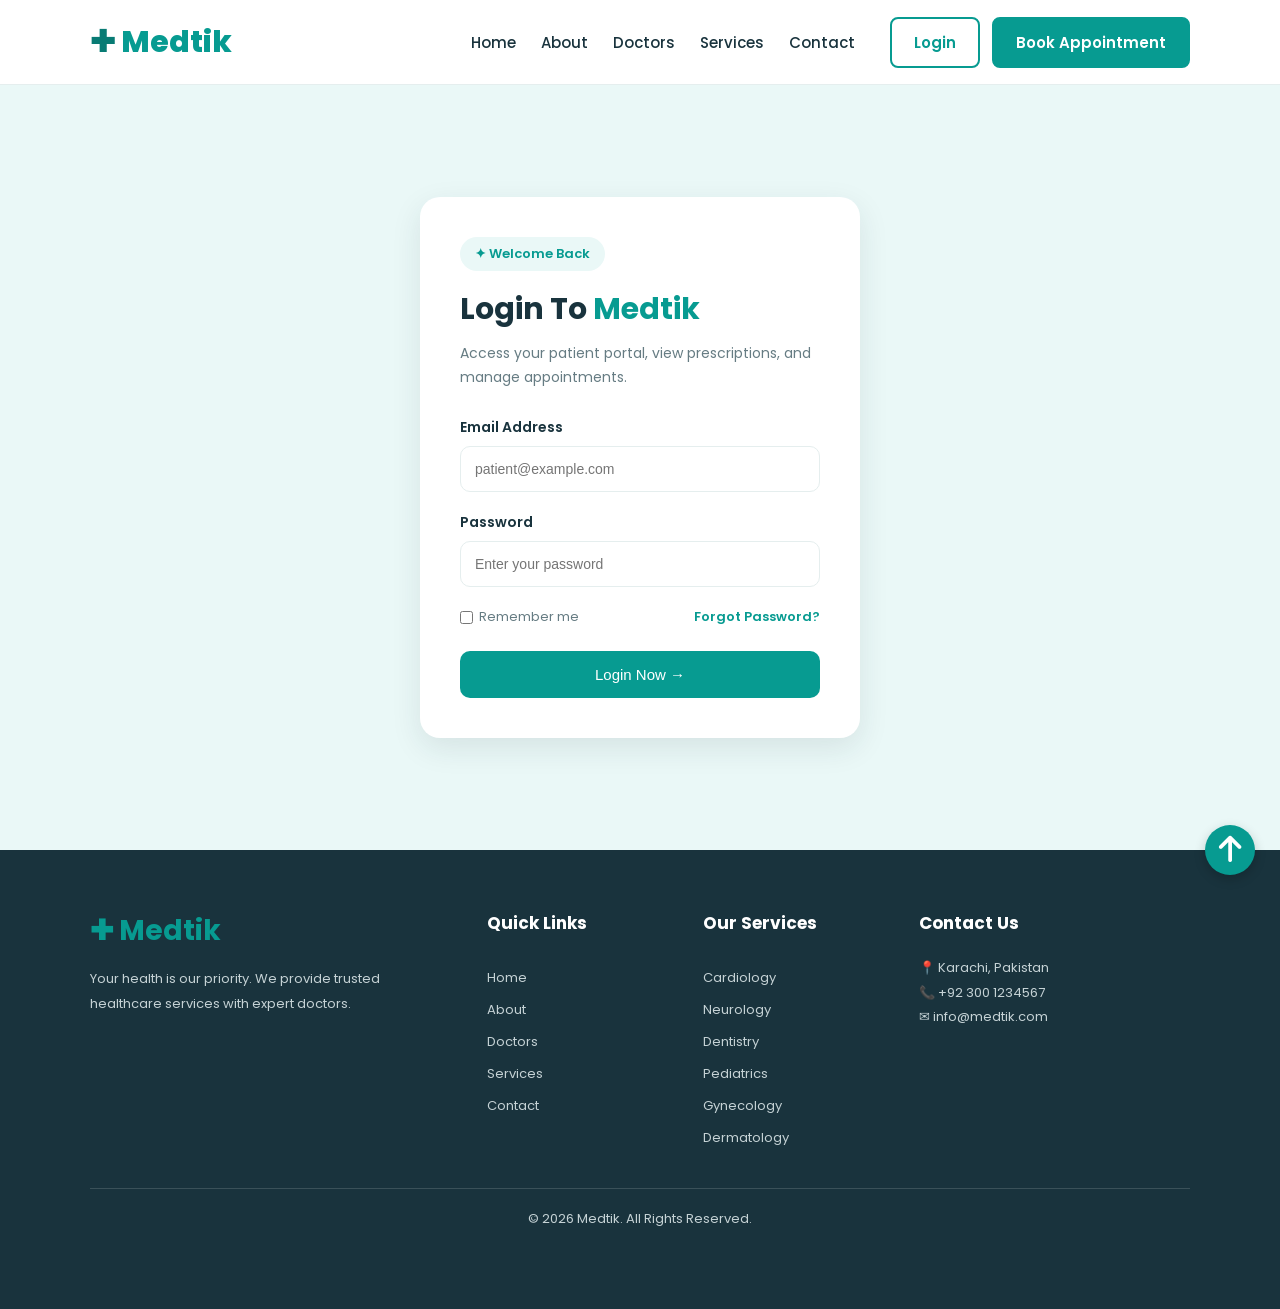
<file: website/login.html>
<!DOCTYPE html>
<html lang="en">

<head>
    <meta charset="UTF-8">
    <meta name="viewport" content="width=device-width, initial-scale=1.0">
    <link rel="icon" type="image/png" href="./src/assests/logo.png">
    <title>Login | Medtik</title>
    <link rel="stylesheet" href="https://cdnjs.cloudflare.com/ajax/libs/font-awesome/6.7.2/css/all.min.css">
    <link rel="stylesheet" href="./src/style.css">
</head>

<body>
    <!-- =====NAVBAR SECTION START===== -->
    <header class="navbar" id="navbar">
        <a href="index.html" class="logo" id="logo">
            <span>✚</span> Medtik
        </a>
        <nav class="nav-links" id="navLinks">
            <a href="index.html" class="navlinks" id="homeLink">Home</a>
            <a href="about.html" class="navlinks" id="aboutLink">About</a>
            <a href="doctors.html" class="navlinks" id="doctorsLink">Doctors</a>
            <a href="services.html" class="navlinks" id="servicesLink">Services</a>
            <a href="contact.html" class="navlinks" id="contactLink">Contact</a>
            <div class="nav-button">
                <a href="login.html" class="login-btn" id="loginLink">Login</a>
                <a href="appointment.html" class="nav-btn" id="navappointment">Book Appointment</a>
            </div>
        </nav>

        <button class="menu-btn" id="menuBtn">
            ☰
        </button>
    </header>
    <!-- =====NAVBAR SECTION END===== -->

    <!-- LOGIN SECTION START -->
    <section class="login-wrapper" id="loginWrapper">

        <div class="login-card" id="loginCard">

            <div class="badge">✦ Welcome Back</div>

            <h2>Login To <span>Medtik</span></h2>

            <p>
                Access your patient portal, view prescriptions,
                and manage appointments.
            </p>

            <form action="#" method="POST" id="loginForm">

                <div class="input-group">
                    <label for="email">Email Address</label>
                    <input type="email" id="email" name="email" placeholder="patient@example.com" required>
                </div>

                <div class="input-group">
                    <label for="password">Password</label>
                    <input type="password" id="password" name="password" placeholder="Enter your password" required>
                </div>

                <div class="form-options">

                    <label for="remember">
                        <input type="checkbox" id="remember" name="remember">
                        Remember me
                    </label>

                    <a href="#" id="forgotPassword">Forgot Password?</a>

                </div>

                <button type="submit" class="login-btn" id="loginBtn">
                    Login Now →
                </button>

            </form>

        </div>

    </section>
    <!-- LOGIN SECTION END -->
    <!-- =====FOOTER SECTION START====== -->
    <footer class="footer" id="footer">
        <div class="footer-container" id="footerContainer">
            <div class="footer-about">
                <h2>✚ Medtik</h2>
                <p>Your health is our priority. We provide trusted healthcare services with expert doctors.</p>
            </div>
            <div class="footer-links">
                <h3>Quick Links</h3>
                <a href="index.html">Home</a>
                <a href="about.html">About</a>
                <a href="doctors.html">Doctors</a>
                <a href="services.html">Services</a>
                <a href="contact.html">Contact</a>
            </div>
            <div class="footer-links">
                <h3>Our Services</h3>
                <a href="services.html">Cardiology</a>
                <a href="services.html">Neurology</a>
                <a href="services.html">Dentistry</a>
                <a href="services.html">Pediatrics</a>
                <a href="services.html">Gynecology</a>
                <a href="services.html">Dermatology</a>
            </div>
            <div class="footer-contact">
                <h3>Contact Us</h3>
                <p>📍 Karachi, Pakistan</p>
                <p>📞 +92 300 1234567</p>
                <p>✉ info@medtik.com</p>
            </div>
        </div>
        <div class="footer-bottom">
            <p>© 2026 Medtik. All Rights Reserved.</p>
        </div>
    </footer>
    <!-- =====FOOTER SECTION END====== -->


    <!-- ======BACK TO TOP BUTTON START====== -->
    <button id="backToTop">
        <i class="fa-solid fa-arrow-up"></i>
    </button>
    <!-- ======BACK TO TOP BUTTON END====== -->

    <!-- =====JAVASCRIPT LINK===== -->
    <script src="./src/main.js"></script>
</body>

</html>
</file>
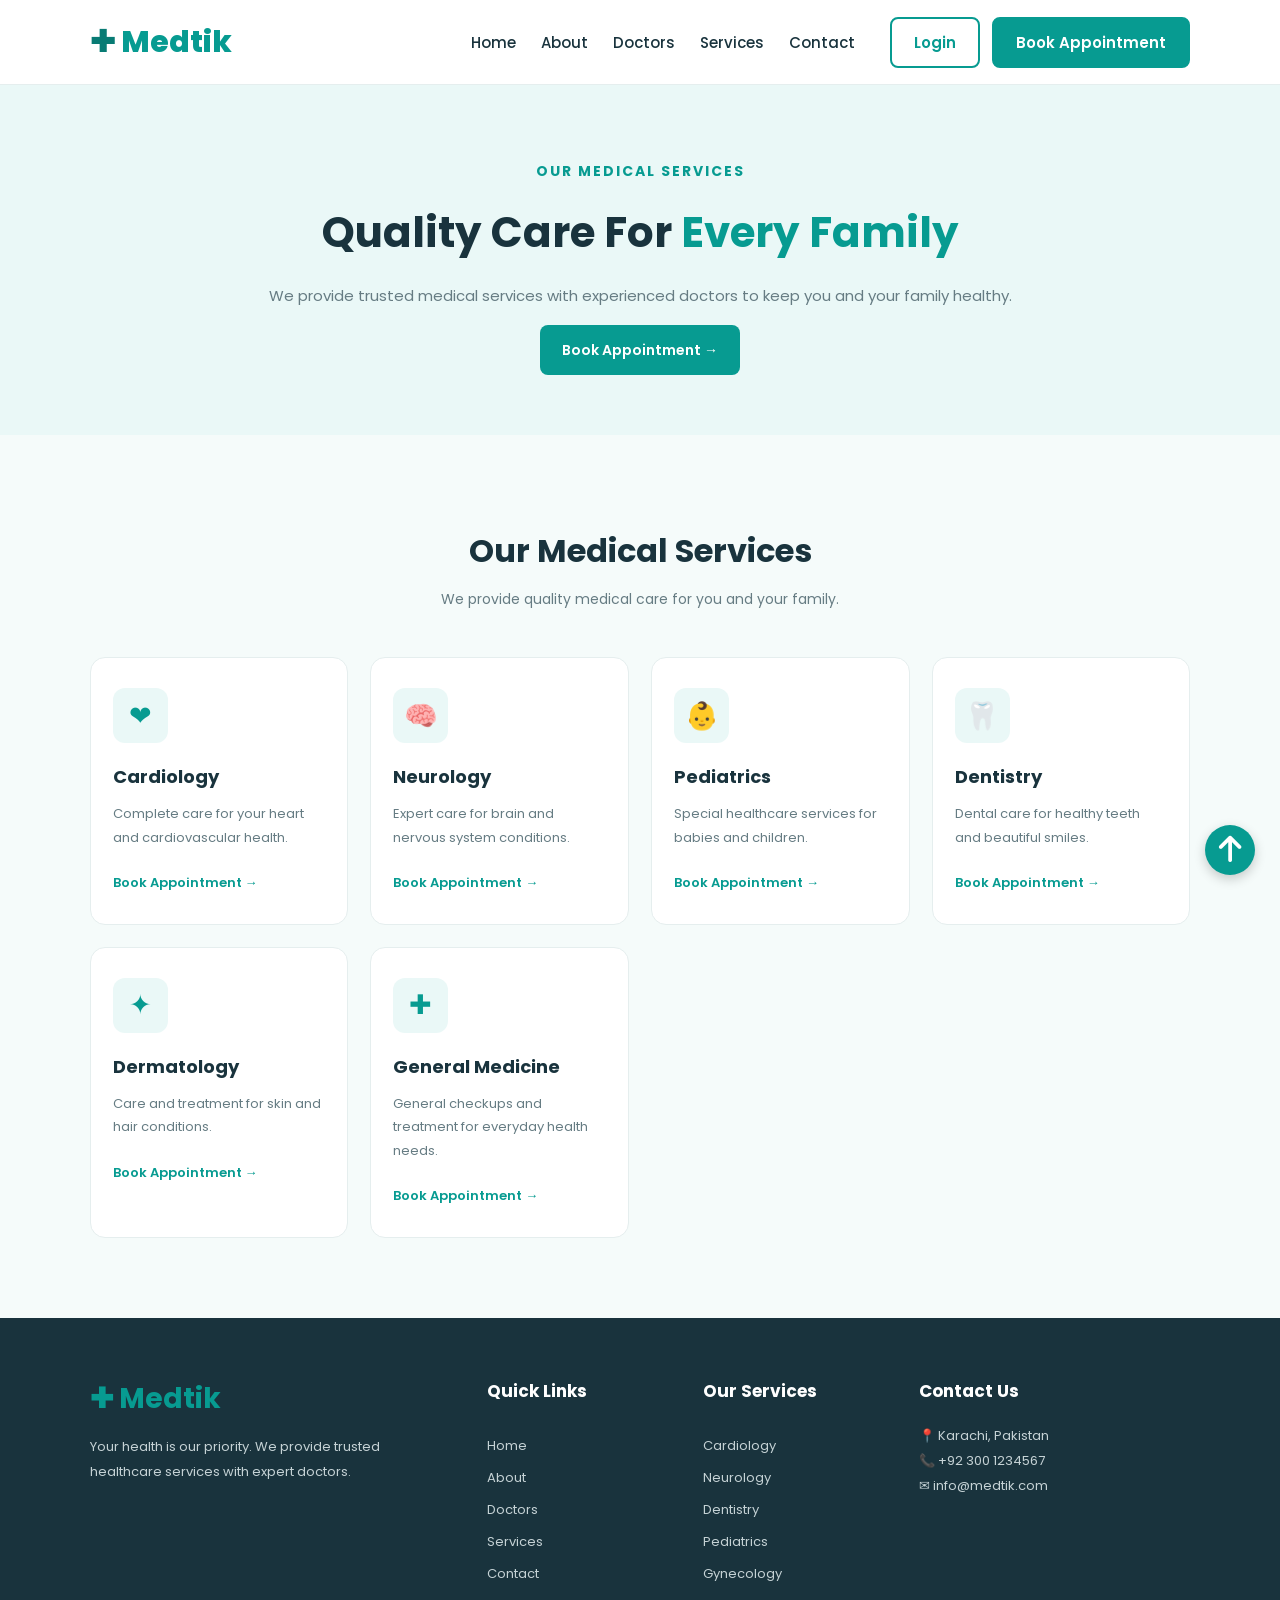
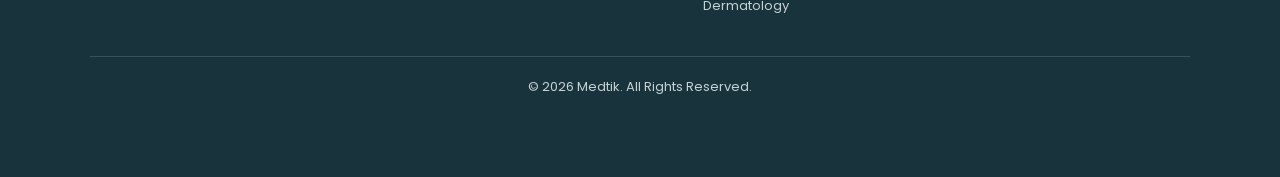
<file: website/services.html>
<!DOCTYPE html>
<html lang="en">

<head>
    <meta charset="UTF-8">
    <meta name="viewport" content="width=device-width, initial-scale=1.0">
    <link rel="icon" type="image/png" href="./src/assests/logo.png">
    <title>Our Services | Medtik</title>
    <link rel="stylesheet" href="https://cdnjs.cloudflare.com/ajax/libs/font-awesome/6.7.2/css/all.min.css">
    <link rel="stylesheet" href="./src/style.css">
</head>

<body>
    <!-- =====NAVBAR SECTION START===== -->
    <header class="navbar" id="navbar">
        <a href="index.html" class="logo" id="logo">
            <span>✚</span> Medtik
        </a>
        <nav class="nav-links" id="navLinks">
            <a href="index.html" class="navlinks" id="homeLink">Home</a>
            <a href="about.html" class="navlinks" id="aboutLink">About</a>
            <a href="doctors.html" class="navlinks" id="doctorsLink">Doctors</a>
            <a href="services.html" class="navlinks" id="servicesLink">Services</a>
            <a href="contact.html" class="navlinks" id="contactLink">Contact</a>
            <div class="nav-button">
                <a href="login.html" class="login-btn" id="loginLink">Login</a>
                <a href="appointment.html" class="nav-btn" id="navappointment">Book Appointment</a>
            </div>
        </nav>

        <button class="menu-btn" id="menuBtn">
            ☰
        </button>
    </header>
    <!-- =====NAVBAR SECTION END===== -->

    <!-- =====SERVICE SECTION START===== -->
    <section class="services-hero" id="servicesHero">
        <div class="services-hero-content" id="servicesHeroContent">
            <span>OUR MEDICAL SERVICES</span>
            <h1>Quality Care For <span>Every Family</span></h1>
            <p>
                We provide trusted medical services with
                experienced doctors to keep you and your
                family healthy.
            </p>
            <a href="appointment.html" class="primary-btn">Book Appointment →</a>
        </div>
    </section>
    <!-- =====SERVICE SECTION END===== -->

    <!-- =====ALL SERVICES SECTION START===== -->
    <section class="services" id="allServices">
        <div class="section-heading" id="allServicesHeading">
            <h2>Our Medical Services</h2>
            <p>We provide quality medical care for you and your family.</p>
        </div>
        <div class="services-container" id="allServicesContainer">
            <div class="service-card" id="cardiology">
                <div class="service-icon">❤</div>
                <h3>Cardiology</h3>
                <p>Complete care for your heart and cardiovascular health.</p>
                <a href="appointment.html">Book Appointment →</a>
            </div>
            <div class="service-card" id="neurology">
                <div class="service-icon">🧠</div>
                <h3>Neurology</h3>
                <p>Expert care for brain and nervous system conditions.</p>
                <a href="appointment.html">Book Appointment →</a>
            </div>
            <div class="service-card" id="pediatrics">
                <div class="service-icon">👶</div>
                <h3>Pediatrics</h3>
                <p>Special healthcare services for babies and children.</p>
                <a href="appointment.html">Book Appointment →</a>
            </div>
            <div class="service-card" id="dentistry">
                <div class="service-icon">🦷</div>
                <h3>Dentistry</h3>
                <p>Dental care for healthy teeth and beautiful smiles.</p>
                <a href="appointment.html">Book Appointment →</a>
            </div>
            <div class="service-card" id="dermatology">
                <div class="service-icon">✦</div>
                <h3>Dermatology</h3>
                <p>Care and treatment for skin and hair conditions.</p>
                <a href="appointment.html">Book Appointment →</a>
            </div>
            <div class="service-card" id="generalMedicine">
                <div class="service-icon">✚</div>
                <h3>General Medicine</h3>
                <p>General checkups and treatment for everyday health needs.</p>
                <a href="appointment.html">Book Appointment →</a>
            </div>

        </div>
    </section>
    <!-- =====ALL SERVICES SECTION END===== -->

    <!-- =====FOOTER SECTION START====== -->
    <footer class="footer" id="footer">
        <div class="footer-container" id="footerContainer">
            <div class="footer-about">
                <h2>✚ Medtik</h2>
                <p>Your health is our priority. We provide trusted healthcare services with expert doctors.</p>
            </div>
            <div class="footer-links">
                <h3>Quick Links</h3>
                <a href="index.html">Home</a>
                <a href="about.html">About</a>
                <a href="doctors.html">Doctors</a>
                <a href="services.html">Services</a>
                <a href="contact.html">Contact</a>
            </div>
            <div class="footer-links">
                <h3>Our Services</h3>
                <a href="services.html">Cardiology</a>
                <a href="services.html">Neurology</a>
                <a href="services.html">Dentistry</a>
                <a href="services.html">Pediatrics</a>
                <a href="services.html">Gynecology</a>
                <a href="services.html">Dermatology</a>
            </div>
            <div class="footer-contact">
                <h3>Contact Us</h3>
                <p>📍 Karachi, Pakistan</p>
                <p>📞 +92 300 1234567</p>
                <p>✉ info@medtik.com</p>
            </div>
        </div>
        <div class="footer-bottom">
            <p>© 2026 Medtik. All Rights Reserved.</p>
        </div>
    </footer>
    <!-- =====FOOTER SECTION END===== -->


    <!-- ======BACK TO TOP BUTTON START====== -->
    <button id="backToTop">
        <i class="fa-solid fa-arrow-up"></i>
    </button>
    <!-- ======BACK TO TOP BUTTON END====== -->

    <!-- =====JAVASCRIPT LINK===== -->
    <script src="./src/main.js"></script>
</body>

</html>
</file>
<file: website/src/style.css>
/* =====GOOGLE FONTS===== */
@import url('https://fonts.googleapis.com/css2?family=Poppins:wght@300;400;500;600;700;800&display=swap');
/*===== ROOT COLORS===== */

:root {
    --primary-color: #079B91;
    --secondary-color: #087B74;
    --light-color: #EAF8F7;
    --dark-color: #19333D;
    --text-color: #667C83;
    --white-color: #FFFFFF;
    --border-color: #E5EEEE;
    --card-color: #F5FBFA;
}

/* =====GLOBAL CSS===== */
* {
    margin: 0;
    padding: 0;
    box-sizing: border-box;
}

html {
    scroll-behavior: smooth;
}

body {
    font-family: 'Poppins', sans-serif;
    color: var(--dark-color);
    background: var(--white-color);
}

/* =====NAVBAR SECTION===== */
.navbar {
    width: 100%;
    min-height: 85px;
    padding: 15px 7%;
    display: flex;
    justify-content: space-between;
    align-items: center;
    background-color: var(--white-color);
    border-bottom: 1px solid var(--border-color);
    position: sticky;
    top: 0;
    z-index: 1000;
}

.logo {
    font-size: 30px;
    font-weight: 800;
    color: var(--primary-color);
    text-decoration: none;
}

.logo span {
    color: var(--secondary-color);
}

.nav-links {
    display: flex;
    align-items: center;
    gap: 25px;
}

.nav-links a {
    color: var(--dark-color);
    text-decoration: none;
    font-size: 15px;
    font-weight: 500;
    transition: 0.3s;
}

.nav-links a:hover {
    color: var(--primary-color);
}

.nav-button {
    display: flex;
    align-items: center;
    gap: 12px;
    margin-left: 10px;
    white-space: nowrap;

}

.nav-button .login-btn {
    background-color: transparent;
    color: var(--primary-color);
    border: 2px solid var(--primary-color);
    padding: 12px 22px;
    border-radius: 8px;
    font-weight: 600;
    transition: 0.3s;
}

.nav-links .login-btn:hover {
    background-color: var(--primary-color);
    color: var(--white-color);
}

.nav-button .nav-btn {
    background-color: var(--primary-color);
    color: var(--white-color);
    border: 2px solid var(--primary-color);
    padding: 12px 22px;
    border-radius: 8px;
    text-decoration: none;
    font-size: 15px;
    font-weight: 600;
    transition: 0.3s;
}

.nav-button .nav-btn:hover {
    background-color: var(--secondary-color);
    border-color: var(--secondary-color);
    color: var(--white-color);
}

.menu-btn {
    display: none;
    border: none;
    background: none;
    font-size: 28px;
    cursor: pointer;
    color: var(--primary-color);
}


/* =====HERO SECTION===== */

.hero {
    min-height: 600px;
    padding: 70px 7%;
    display: flex;
    align-items: center;
    justify-content: space-between;
    gap: 50px;
    background: var(--light-color);
    overflow: hidden;
}

.hero-content {
    flex: 1;
}

.hero-tag {
    display: inline-block;
    background: var(--white-color);
    color: var(--primary-color);
    padding: 10px 18px;
    border-radius: 30px;
    font-size: 13px;
    font-weight: 600;
}

.hero h1 {
    font-size: clamp(38px, 4.5vw, 58px);
    font-weight: 800;
    line-height: 1.2;
    margin-top: 25px;
}

.hero h1 span {
    color: var(--primary-color);
}

.hero-content>p {
    color: var(--text-color);
    line-height: 1.9;
    margin-top: 20px;
    max-width: 550px;
    font-size: 15px;
}

.hero-buttons {
    display: flex;
    align-items: center;
    gap: 15px;
    margin-top: 30px;
    flex-wrap: wrap;
}

.primary-btn,
.secondary-btn {
    padding: 15px 22px;
    border-radius: 8px;
    text-decoration: none;
    font-size: 14px;
    font-weight: 600;
    transition: 0.3s;
}

.primary-btn {
    background: var(--primary-color);
    color: var(--white-color);
}

.primary-btn:hover {
    background: var(--secondary-color);
}

.secondary-btn {
    border: 1px solid var(--primary-color);
    color: var(--primary-color);
    background: var(--white-color);
}

.secondary-btn:hover {
    background: var(--primary-color);
    color: var(--white-color);
}

.hero-info {
    display: flex;
    gap: 45px;
    margin-top: 45px;
    flex-wrap: wrap;
}

.hero-info h3 {
    color: var(--primary-color);
    font-size: 25px;
    font-weight: 700;
}

.hero-info p {
    color: var(--text-color);
    font-size: 12px;
}


/* HERO IMAGE */

.hero-image {
    flex: 1;
    position: relative;
    max-width: 480px;
}

.hero-image img {
    width: 100%;
    height: 480px;
    object-fit: cover;
    object-position: center top;
    border-radius: 25px;
    position: relative;
    z-index: 2;
}

.image-bg {
    position: absolute;
    width: 90%;
    height: 90%;
    background: #B7E7E2;
    border-radius: 30px;
    right: -20px;
    bottom: -20px;
}

.floating-card {
    position: absolute;
    bottom: 30px;
    left: -40px;
    z-index: 3;
    background: var(--white-color);
    padding: 17px;
    border-radius: 12px;
    display: flex;
    align-items: center;
    gap: 12px;
    box-shadow: 0 8px 30px #00000015;
}

.floating-card>span {
    width: 35px;
    height: 35px;
    display: grid;
    place-items: center;
    background: #D9F5E9;
    color: var(--primary-color);
    border-radius: 50%;
    font-weight: bold;
}

.floating-card h4 {
    font-size: 13px;
}

.floating-card p {
    font-size: 10px;
    color: var(--text-color);
}

/* =====STATISTICS SECTION===== */
.stats {
    width: 100%;
    padding: 50px 7%;
    background-color: var(--white-color);
}

.stats-container {
    max-width: 1200px;
    margin: auto;
    display: grid;
    grid-template-columns: repeat(4, 1fr);
    gap: 25px;
}

.stats-card {
    background-color: var(--card-color);
    padding: 30px 20px;
    text-align: center;
    border-radius: 15px;
    border: 1px solid var(--border-color);
    transition: 0.3s ease;
    cursor: pointer;
}

.stats-card:hover {
    transform: translateY(-8px);
    box-shadow: 0 10px 25px #079B911A;
}

.stats-card h3 {
    font-size: 32px;
    font-weight: 800;
    color: var(--primary-color);
    margin-bottom: 8px;
}

.stats-card p {
    font-size: 14px;
    color: var(--text-color);
    font-weight: 500;
}

/* =====SERVICES SECTION===== */
.services {
    padding: 80px 7%;
    background-color: var(--card-color);
}

.section-heading {
    text-align: center;
    max-width: 600px;
    margin: 0 auto 45px;
}

.section-heading span {
    color: var(--primary-color);
    font-size: 13px;
    font-weight: 700;
    letter-spacing: 2px;
}

.section-heading h2 {
    font-size: 32px;
    margin: 12px 0;
    color: var(--dark-color);
}

.section-heading p {
    font-size: 14px;
    color: var(--text-color);
    line-height: 1.8;
}

.services-container {
    display: grid;
    grid-template-columns: repeat(4, 1fr);
    gap: 22px;
    max-width: 1200px;
    margin: auto;
}

.service-card {
    background-color: var(--white-color);
    padding: 30px 22px;
    border-radius: 15px;
    border: 1px solid var(--border-color);
    transition: 0.3s ease;
    cursor: pointer;
}

.service-card:hover {
    transform: translateY(-8px);
    box-shadow: 0 10px 25px #00000010;
    border-color: var(--primary-color);
}

.service-icon {
    width: 55px;
    height: 55px;
    display: grid;
    place-items: center;
    background-color: var(--light-color);
    color: var(--primary-color);
    border-radius: 12px;
    font-size: 27px;
    margin-bottom: 20px;
}

.service-card h3 {
    font-size: 18px;
    margin-bottom: 12px;
    color: var(--dark-color);
}

.service-card p {
    color: var(--text-color);
    line-height: 1.8;
    font-size: 13px;
    margin-bottom: 20px;
}

.service-card a {
    color: var(--primary-color);
    text-decoration: none;
    font-size: 13px;
    font-weight: 600;
}

/* =====DOCTOR SECTION===== */
.doctors {
    padding: 80px 7%;
    background-color: var(--light-color);
}

.doctors-container {
    max-width: 1100px;
    margin: auto;
    display: grid;
    grid-template-columns: repeat(3, 1fr);
    gap: 25px;
}

.doctor-card {
    background-color: var(--white-color);
    border-radius: 15px;
    overflow: hidden;
    box-shadow: 0 5px 20px #00000008;
    transition: 0.3s ease;
    cursor: pointer;
}

.doctor-card:hover {
    transform: translateY(-8px);
    box-shadow: 0 12px 25px #00000015;
}

.doctor-card img {
    width: 100%;
    height: 260px;
    object-fit: cover;
    object-position: center top;
    display: block;
}

.doctor-info {
    padding: 22px;
    text-align: center;
}

.doctor-info h3 {
    color: var(--dark-color);
    font-size: 17px;
    margin-bottom: 8px;
}

.doctor-info p {
    color: var(--primary-color);
    font-size: 14px;
    margin-bottom: 18px;
}

.doctor-info a {
    text-decoration: none;
    font-weight: 600;
    font-size: 13px;
}

.doctor-details {
    display: flex;
    justify-content: space-between;
    align-items: center;
    margin: 15px 0;
}

.doctor-details p {
    font-size: 13px;
    margin: 0;
    color: var(--text-color);
}

.doctor-status {
    background-color: #E2F7EA;
    color: #16834A;
    padding: 6px 12px;
    border-radius: 20px;
    font-size: 12px;
    display: inline-block;
}

.doctor-buttons {
    display: flex;
    align-items: center;
    justify-content: space-between;
    gap: 10px;
    margin-top: 20px;
}

.view-profile,
.book-doctor {
    background-color: var(--white-color);
    color: var(--primary-color);
    padding: 10px 15px;
    border-radius: 8px;
    font-size: 13px;
    font-weight: bold;
    border: 1px solid var(--primary-color);
    transition: 0.3s ease;
}

.doctor-buttons .book-doctor {
    color: var(--white-color);
    background-color: var(--primary-color);
}

.book-doctor:hover {
    transform: translateY(-2px);
    background-color: var(--secondary-color)
}

.view-profile:hover {
    background-color: var(--primary-color);
    color: var(--white-color);
}

/* =====TESTIMONIAL SECTION===== */
.testimonials {
    padding: 80px 7%;
    background-color: var(--white-color);
}

.testimonial-container {
    max-width: 1200px;
    margin: auto;
    display: grid;
    grid-template-columns: repeat(3, 1fr);
    gap: 25px;
}

.testimonial-card {
    background-color: var(--card-color);
    padding: 30px 25px;
    border-radius: 15px;
    border: 1px solid var(--border-color);
    transition: 0.3s ease;
    cursor: pointer;
}

.testimonial-card:hover {
    transform: translateY(-10px);
    box-shadow: 0 10px 25px #00000012;
}

.stars {
    color: #F5B942;
    font-size: 20px;
    margin-bottom: 18px;
}

.testimonial-card p {
    color: var(--text-color);
    font-size: 13px;
    line-height: 1.8;
    margin-bottom: 22px;
}

.testimonial-card span {
    color: var(--primary-color);
    font-size: 13px;
}

/* =====HEALTH TIPS===== */
.health-tips {
    text-align: center;
    padding: 50px 20px;
    background: var(--card-color);
    border-radius: 15px;
    margin: 50px 7%;
}

.health-tips h2 {
    color: var(--primary-color);
    margin-bottom: 20px;
}

.health-tips p {
    color: var(--text-color);
    font-size: 17px;
    margin-bottom: 20px;
}

.health-tips button {
    background-color: var(--primary-color);
    color: var(--white-color);
    padding: 12px 25px;
    border: none;
    border-radius: 8px;
    cursor: pointer;
    transition: 0.3s ease;
    font-size: 15px;
    font-weight: 600;
}

.health-tips button:hover {
    background-color: var(--secondary-color);

}

/* =====FOOTER SECTION=====  */
.footer {
    background-color: var(--dark-color);
    color: var(--white-color);
    padding: 60px 7% 80px;
}

.footer-container {
    display: grid;
    grid-template-columns: 2fr 1fr 1fr 1.5fr;
    gap: 35px;
    max-width: 1200px;
    margin: auto;
}

.footer-about h2 {
    color: var(--primary-color);
    font-size: 28px;
    margin-bottom: 15px;
}

.footer h3 {
    font-size: 17px;
    margin-bottom: 20px;

}

.footer-about p,
.footer-contact p {
    color: #C5D2D5;
    font-size: 13px;
    line-height: 1.9;
}

.footer-links {
    display: flex;
    flex-direction: column;
    gap: 12px;
}

.footer-links a {
    color: #C5D2D5;
    text-decoration: none;
    font-size: 13px;
    transition: 0.3s;
}

.footer-links a:hover {
    color: var(--primary-color);
}

.footer-bottom {
    border-top: 1px solid #ffffff25;
    text-align: center;
    margin-top: 40px;
    padding-top: 20px;
    color: #C5D2D5;
    font-size: 13px;

}

/* ======ABOUT SECTION====== */
.about-hero {
    min-height: 550px;
    padding: 70px 7%;
    display: flex;
    align-items: center;
    justify-content: space-between;
    gap: 40px;
    background-color: var(--light-color);
}

.about-content {
    flex: 1;
}

.about-content>span {
    color: var(--primary-color);
    font-size: 14px;
    font-weight: 700;
    letter-spacing: 2px;
}

.about-content h1 {
    font-size: 45px;
    color: var(--dark-color);
    margin: 20px 0;
    line-height: 1.3;
}

.about-content h1 span {
    color: var(--primary-color);
}

.about-content p {
    color: var(--text-color);
    line-height: 1.8;
    font-size: 15px;
    margin-bottom: 30px;
    max-width: 500px;
}

.about-image {
    flex: 1;
}

.about-image img {
    width: 100%;
    height: 400px;
    object-fit: cover;
    border-radius: 20px;
}

/* =====STORY SECTION===== */
.our-story {
    padding: 80px 7%;
    display: flex;
    align-items: center;
    gap: 50px;
    background-color: var(--white-color);
}

.story-image {
    flex: 1;
}

.story-image img {
    width: 100%;
    height: 420px;
    object-fit: cover;
    border-radius: 20px;
}

.story-content {
    flex: 1;
}

.story-content>span {
    color: var(--primary-color);
    font-size: 13px;
    font-weight: 700;
    letter-spacing: 2px;
}

.story-content h2 {
    color: var(--dark-color);
    font-size: 35px;
    margin: 15px 0;

}

.story-box {
    background-color: var(--card-color);
    padding: 15px;
    border-radius: 10px;
    margin-top: 15px;
}

.story-content h3 {
    color: var(--primary-color);
}

.story-content p {
    color: var(--text-color);
    font-size: 14px;
    line-height: 1.8;
}

.why-choose {
    padding: 80px 7%;
    background: var(--light-color);
}

.choose-container {
    max-width: 1100px;
    margin: auto;
    display: grid;
    grid-template-columns: repeat(3, 1fr);
    gap: 25px;
}

.choose-card {
    background: var(--white-color);
    padding: 30px 22px;
    text-align: center;
    border-radius: 15px;
    border: 1px solid var(--border-color);
    transition: 0.3s;
}

.choose-card:hover {
    transform: translateY(-8px);
    box-shadow: 0 10px 25px #00000012;
}

.choose-icon {
    width: 55px;
    height: 55px;
    background: var(--light-color);
    color: var(--primary-color);
    border-radius: 12px;
    display: grid;
    place-items: center;
    font-size: 27px;
    margin: 0 auto 18px;
}

.choose-card h3 {
    color: var(--dark-color);
    font-size: 17px;
    margin-bottom: 12px;
}

.choose-card p {
    color: var(--text-color);
    font-size: 13px;
    line-height: 1.8;
}

/* ======DOCTOR SECTION ======  */
.doctors-hero {
    min-height: 350px;
    background-color: var(--light-color);
    display: flex;
    align-items: center;
    justify-content: center;
    text-align: center;
    padding: 60px 7%;
}

.doctors-hero-content {
    max-width: 750px;
}

.doctors-hero-content>span {
    color: var(--primary-color);
    font-size: 14px;
    font-weight: 700;
    letter-spacing: 2px;
}

.doctors-hero h1 {
    color: var(--dark-color);
    font-size: 42px;
    margin: 18px 0;
}

.doctors-hero h1>span {
    color: var(--primary-color);
}

.doctors-hero p {
    color: var(--text-color);
    line-height: 1.8;
    font-size: 15px;
    margin-bottom: 28px;
}

.doctor-search {
    display: flex;
    justify-content: center;
    align-items: center;
    gap: 20px;
    width: 100%;
    margin: 35px auto;
    padding: 0 7%;

}

.doctor-search input,
.doctor-search select {
    width: 200px;
    height: 50px;
    padding: 0 15px;
    border: 1px solid #D5EAE7;
    border: 8px;
    outline: none;
    font-family: inherit;
    font-size: 14px;
    background-color: #EAF8F7;
    transition: 0.3s ease;
}

.doctor-search::placeholder {
    color: #667C83;
}

.doctor-search input:focus,
.doctor-search select:focus {
    border-color: var(--primary-color);
    background-color: var(--white-color);
    box-shadow: 0 0 0 3px rgba(7, 155, 145, 0.12);
}

.doctor-search select {
    cursor: pointer;
}

/* =====DOCTOR SPECIALIST SECTION===== */
.all-doctors {
    padding: 80px 7%;
    background: var(--white-color);
}

.all-doctors-container {
    max-width: 1100px;
    margin: auto;
    display: grid;
    grid-template-columns: repeat(3, 1fr);
    gap: 25px;
}

.all-doctor-card {
    background: var(--card-color);
    border-radius: 15px;
    overflow: hidden;
    border: 1px solid var(--border-color);
    transition: 0.3s;
}

.all-doctor-card:hover {
    transform: translateY(-8px);
    box-shadow: 0 10px 25px #00000012;
}

.all-doctor-card img {
    width: 100%;
    height: 270px;
    object-fit: cover;
    object-position: center top;
}

.all-doctor-info {
    padding: 22px;
    text-align: center;
}

.all-doctor-info h3 {
    color: var(--dark-color);
    font-size: 17px;
}

.all-doctor-info span {
    display: block;
    color: var(--primary-color);
    margin: 10px 0;
    font-size: 14px;
}

.all-doctor-info p {
    color: var(--text-color);
    font-size: 13px;
    margin-bottom: 18px;
}

.all-doctor-info a {
    color: var(--primary-color);
    text-decoration: none;
    font-size: 13px;
    font-weight: 600;
}

/* =====DOCTOR PROFILE MODAL===== */

.doctor-modal {
    display: none;
    position: fixed;
    inset: 0;
    background: rgba(25, 51, 61, 0.7);
    z-index: 2000;
    justify-content: center;
    align-items: center;
    padding: 20px;
}

.doctor-modal-content {
    background-color: var(--white-color);
    width: 100%;
    max-width: 750px;
    border-radius: 18px;
    padding: 30px;
    display: flex;
    align-items: center;
    gap: 30px;
    position: relative;
    box-shadow: 0 15px 45px rgba(0, 0, 0, 0.25);
}

.close-modal {
    position: absolute;
    top: 12px;
    right: 18px;
    border: none;
    background: none;
    font-size: 30px;
    color: var(--dark-color);
    cursor: pointer;
}

.modal-doctor-image {
    width: 40%;
}

.modal-doctor-image img {
    width: 100%;
    height: 350px;
    object-fit: cover;
    border-radius: 12px;
}

.modal-doctor-info {
    flex: 1;
}

.modal-doctor-info>span {
    font-size: 14px;
    color: var(--primary-color);
    font-weight: 600;
}

.modal-doctor-info>h2 {
    margin: 10px 0;
    color: var(--dark-color);
}

.modal-doctor-info>p {
    line-height: 1.7;
    color: var(--text-color);
}

.modal-details {
    margin: 20px 0;

}

.modal-details p {
    margin: 10px 0;
    color: var(--text-color);
}

/*===== SERVICE SECTION ===== */
.services-hero {
    min-height: 350px;
    background-color: var(--light-color);
    display: flex;
    align-items: center;
    justify-content: center;
    text-align: center;
    padding: 60px 7%;
}

.services-hero-content {
    width: 100%;
    min-width: 750px;
}

.services-hero-content>span {
    color: var(--primary-color);
    font-weight: 700;
    font-size: 14px;
    letter-spacing: 2px;
}

.services-hero h1 {
    color: var(--dark-color);
    font-size: 42px;
    margin: 18px 0;
}

.services-hero h1 span {
    color: var(--primary-color);
}

.services-hero p {
    color: var(--text-color);
    font-size: 15px;
    line-height: 1.8;
    margin-bottom: 28px;
}

/* =====CONTACT SECTION===== */
.contact-page {
    width: 100%;
    max-width: 1200px;
    min-height: 100vh;
    margin: 0 auto;
    background: var(--white-color);
    overflow: hidden;
    display: flex;
    justify-content: center;
    align-items: center;
    padding: 50px 20px;
    box-sizing: border-box;
}

.contact-page .main-section {
    padding: 65px 8%;
    text-align: center;
    background: linear-gradient(180deg,
            rgba(7, 155, 145, 0.92),
            rgba(25, 51, 61, 0.97));
    width: 100%;
    max-width: 750px;
    margin: auto;
    border-radius: 25px;
}

/* =====LOCATION===== */
.contact-page .main-section {
    padding: 65px 8%;
    text-align: center;
    background: linear-gradient(180deg,
            rgba(7, 155, 145, 0.92),
            rgba(25, 51, 61, 0.97));
}

.contact-page .location-box {
    margin-bottom: 25px;
}

.contact-page .location-box h3 {
    font-size: 20px;
    color: var(--white-color);
    margin-bottom: 8px;
}

.contact-page .location-box p {
    font-size: 14px;
    color: var(--light-color);
}

/* =====CONTACT INFO===== */
.contact-info {
    width: 100%;
    margin: 40px 0;
    text-align: center;
}

.contact-info h2 {
    font-size: 28px;
    color: var(--dark-color);
    margin-bottom: 25px;
}

.contact-info-item {
    display: inline-flex;
    flex-direction: column;
    align-items: center;
    justify-content: center;
    width: 30%;
    min-height: 170px;
    padding: 20px;
    margin: 10px;
    background-color: var(--card-color);
    border: 1px solid var(--border-color);
    border-radius: 15px;
    transition: 0.3s;
}

.contact-info-item:hover {
    transform: translateY(-5px);
    color: var(--primary-color);
    margin-bottom: 12px;
}

.contact-info-item i {
    font-size: 28px;
    color: var(--primary-color);
    margin-bottom: 12px;
}

.contact-info-item h3 {
    font-size: 17px;
    color: var(--dark-color);
    margin-bottom: 8px;
}

.contact-info-item p {
    font-size: 14px;
    color: var(--text-color);
}

/* =====CONTACT BUTTON */
.contact-page .contact-btn {
    display: inline-block;
    padding: 14px 35px;
    margin-bottom: 55px;
    border-radius: 50px;
    background: var(--white-color);
    color: var(--primary-color);
    text-decoration: none;
    font-size: 14px;
    font-weight: 600;
    transition: 0.3s;
}

.contact-page .contact-btn:hover {
    background: var(--dark-color);
    color: var(--white-color);
}

/* ====NEWSLETTER=====*/
.contact-page .newsletter-section {
    max-width: 650px;
    margin: auto;
}

.contact-page .newsletter-title {
    font-size: 34px;
    line-height: 1.4;
    color: var(--white-color);
    margin-bottom: 15px;
}

.contact-page .newsletter-desc {
    font-size: 15px;
    line-height: 1.8;
    color: var(--light-color);
    margin-bottom: 25px;
}

/* =====FORM===== */
.contact-page .newsletter-form {
    display: flex;
    flex-direction: column;
    gap: 16px;
    max-width: 500px;
    margin: auto;
}

.contact-page .email-input {
    width: 100%;
    padding: 17px 22px;
    box-sizing: border-box;
    border-radius: 10px;
    border: 2px solid var(--border-color);
    background: var(--white-color);
    outline: none;
}

.contact-page .email-input:focus {
    border-color: var(--primary-color);
}

.contact-page .subscribe-btn {
    padding: 15px;
    border: none;
    border-radius: 10px;
    background: var(--primary-color);
    color: var(--white-color);
    font-size: 15px;
    font-weight: 600;
    cursor: pointer;
}

.contact-page .privacy-note {
    font-size: 12px;
    line-height: 1.8;
    color: var(--light-color);
}

/* =====SOCIAL MEDIA===== */
.contact-page .social-section {
    margin-top: 60px;
}

.contact-page .social-title {
    font-size: 15px;
    letter-spacing: 1px;
    color: var(--white-color);
    margin-bottom: 30px;
}

.contact-page .social-bar-wrapper {
    position: relative;
    display: flex;
    align-items: center;
    justify-content: center;
    max-width: 550px;
    margin: auto;
}

.contact-page .social-icons .whatsapp-badge {
    width: 60px;
    height: 60px;
    display: flex;
    justify-content: center;
    align-items: center;
    background: #25D366;
    color: var(--white-color);
    border-radius: 50%;
    font-size: 34px;
    flex-shrink: 0;
    box-shadow: 0 5px 15px rgba(37, 211, 102, 0.3);
    transition: 0.3s;
}

.contact-page .social-icons .whatsapp-badge:hover {
    transform: scale(1.1);
    background-color: #25D366;
    color: var(--white-color);
}

.contact-page .social-icons {
    display: flex;
    justify-content: center;
    align-items: center;
    gap: 18px;
}

.contact-page .social-icons a {
    width: 45px;
    height: 45px;
    display: flex;
    justify-content: center;
    align-items: center;
    background-color: var(--light-color);
    color: var(--primary-color);
    font-size: 20px;
    border-radius: 25%;
    text-decoration: none;
    transition: 0.3s;
}

.contact-page .social-icons a:hover {
    transform: translateY(-5px);
    color: var(--white-color);
    background-color: var(--primary-color);

}

/* =====APPOINTMENT SECTION===== */
.service-appointment {
    width: 100%;
    padding: 70px 5%;
    color: var(--white-color);
}

.appointment-content {
    width: 100%;
    max-width: 850px;
    margin: auto;
    padding: 45px;
    background: linear-gradient(135deg,
            #079B91 0%,
            #087B74 50%,
            #19333D 100%);
    border-radius: 25px;
}

.appointment-tag span {
    color: var(--primary-color);
    font-size: 13px;
    font-weight: 700;
    letter-spacing: 2px;
}

.appointment-heading {
    text-align: center;
    margin-bottom: 35px;
}

.appointment-heading h2 {
    font-size: 32px;
    color: var(--dark-color);
    margin: 12px 0;
}

.appointment-heading p {
    color: lightgray;
    font-size: 15px;
    line-height: 1.7;
}

/* =====FORM===== */
.appointment-form {
    display: grid;
    grid-template-columns: repeat(3, 1fr);
    gap: 22px;
}

.form-group {
    display: flex;
    flex-direction: column;
    gap: 9px;
}

.form-group label {
    color: #19333D;
    font-weight: 600;
    font-size: 14px;
}

.form-group input,
.form-group select,
.form-group textarea {
    width: 100%;
    padding: 15px;
    border: 1px solid var(--border-color);
    border-radius: 10px;
    background-color: var(--card-color);
    font-family: inherit;
    font-size: 14px;
    color: var(--dark-color);
    outline: none;
}

.form-group input:focus,
.form-group select:focus,
.form-group textarea:focus {
    border-color: var(--primary-color);
}

.form-group textarea {
    resize: vertical;
}

.full-width {
    grid-column: 1 / -1;
}

/* =====BUTTON===== */
.appointment-form .primary-btn {
    grid-column: 1 / -1;
    width: 100%;
    padding: 16px;
    border: none;
    border-radius: 30px;
    background-color: var(--primary-color);
    color: var(--white-color);
    font-size: 16px;
    font-weight: 600;
    cursor: pointer;
}

.appointment-note {
    text-align: center;
    color: lightgray;
    font-size: 13px;
    margin-top: 25px;
}

/* =====APPOINTMENT CONFIRMATION BOX===== */
.confirmation-box {
    display: none;
    position: fixed;
    top: 0;
    left: 0;
    width: 100%;
    height: 100%;
    background: rgba(0, 0, 0, 0.5);
    justify-content: center;
    align-items: center;
    z-index: 2000;
    padding: 20px;

}

.confirmation-content {
    background-color: var(--white-color);
    padding: 30px;
    border-radius: 15px;
    width: 100%;
    max-width: 450px;
    box-shadow: 0 5px 25px rgba(0, 0, 0, 0.2);
}

.confirmation-box h3 {
    color: var(--primary-color);
    margin-bottom: 20px;
    text-align: center;
}

.confirmation-content p {
    margin: 15px 0;
    color: var(--dark-color);
}

#closeConfirmation {
    background-color: var(--primary-color);
    color: var(--white-color);
    border: none;
    border-radius: 8px;
    padding: 12px 25px;
    color: var(--white-color);
    cursor: pointer;
    margin-top: 15px;
    font-weight: bold;
    font-size: 14px;
}

/* =====LOGIN SECTION====== */
.login-wrapper {
    display: flex;
    justify-content: center;
    align-items: center;
    min-height: 85vh;
    padding: 50px 20px;
    background: var(--light-color);
    box-sizing: border-box;
}

.login-card {
    background-color: var(--white-color);
    width: 100%;
    max-width: 440px;
    padding: 40px;
    border-radius: 20px;
    box-shadow: 0 10px 30px rgba(25, 51, 61, 0.10);
    box-sizing: border-box;
}

.badge {
    display: inline-block;
    background-color: var(--light-color);
    color: var(--primary-color);
    padding: 7px 15px;
    border-radius: 20px;
    font-size: 13px;
    font-weight: 600;
    margin-bottom: 16px;
}

.login-card h2 {
    font-size: 30px;
    color: var(--dark-color);
    margin-bottom: 10px;
}

.login-card h2 span {
    color: var(--primary-color);
}

.login-card p {
    font-size: 14px;
    color: var(--text-color);
    margin-bottom: 28px;
    line-height: 1.7;
}

.input-group {
    margin-bottom: 20px;
}

.input-group label {
    display: block;
    font-size: 14px;
    font-weight: 600;
    margin-bottom: 8px;
    color: var(--dark-color);
}

.input-group input {
    width: 100%;
    padding: 14px;
    border: 1px solid var(--border-color);
    border-radius: 10px;
    font-size: 14px;
    outline: none;
    box-sizing: border-box;
}

.input-group input:focus {
    border-color: var(--primary-color);
}

.form-options {
    display: flex;
    justify-content: space-between;
    align-items: center;
    font-size: 13px;
    margin-bottom: 24px;
    color: var(--text-color);
}

.form-options a {
    color: var(--primary-color);
    text-decoration: none;
    font-weight: 600;
}

.form-options label {
    display: flex;
    align-items: center;
    gap: 6px;
}

.login-btn {
    width: 100%;
    background-color: var(--primary-color);
    color: var(--white-color);
    border: none;
    padding: 15px;
    border-radius: 10px;
    font-size: 15px;
    cursor: pointer;
    transition: 0.3s;
}

.login-btn:hover {
    background-color: var(--secondary-color);
}

/* =====BACK TO TOP BUTTON ===== */
#backToTop {
    position: fixed;
    right: 25px;
    bottom: 25px;
    width: 50px;
    height: 50px;
    background-color: var(--primary-color);
    border-radius: 50%;
    color: var(--white-color);
    border: none;
    font-size: 30px;
    font-weight: bold;
    z-index: 999;
    cursor: pointer;
    box-shadow: 0 4px 12px rgba(0, 0, 0, 0.2);
    transition: all 0.3s ease;
}

#backToTop:hover {
    background-color: #087B74;
    transform: translateY(-5px);
    box-shadow: 0 6px 15px rgba(0, 0, 0, 0.3);
}


/* =====RESPONSIVE SECTION===== */
/* =====TABLET===== */

@media (max-width:900px) {

    /* ======NAVBAR===== */
    .navbar {
        padding: 15px 4%;
    }

    .nav-links {
        gap: 15px;
    }

    .nav-links a {
        font-size: 13px;
    }

    .nav-btn {
        padding: 12px 15px;
        font-size: 12px;
    }

    /* =====HERO SECTION===== */
    .hero {
        padding: 60px 5%;
        gap: 30px;
    }

    .hero h1 {
        font-size: 40px;
    }

    .hero-image {
        height: 420px;
    }

    .hero-info {
        gap: 25px;
    }

    .hero-info h3 {
        font-size: 22px;
    }

    .all-doctors-container {
        grid-template-columns: repeat(2, 1fr);
    }

    .doctor-buttons {
        align-items: stretch;
        flex-direction: column;
    }

    .doctor-buttons a {
        width: 100%;
    }

    .doctor-modal-content {
        max-width: 700px;
        gap: 20px;
        padding: 25px;
    }

    .modal-doctor-image {
        width: 300px;
    }

}

/* =====MOBILE===== */
@media (max-width:768px) {

    /* ======NAVBAR===== */
    .navbar {
        position: sticky;
        top: 0;
        z-index: 1000;
        padding: 15px 5%;
    }

    .menu-btn {
        display: block;
    }

    .navbar>.nav-btn {
        display: none;
    }

    .nav-links {
        display: none;
        position: absolute;
        top: 100%;
        left: 0;
        width: 100%;
        background-color: var(--white-color);
        flex-direction: column;
        align-items: flex-start;
        gap: 0;
        padding: 15px 5%;
        box-shadow: 0 10px 20px #00000012;
    }

    .nav-links.active {
        display: flex;
    }

    .nav-links>a {
        width: 100%;
        padding: 14px 0;
        border-bottom: 1px solid var(--border-color);
        font-size: 15px;
    }

    .nav-button {
        display: flex;
        flex-direction: column;
        align-items: stretch;
        gap: 12px;
        width: 100%;
        margin-top: 15px;
    }

    .nav-button .login-btn,
    .nav-button .nav-btn {
        display: flex;
        justify-content: center;
        align-items: center;
        width: 100%;
        padding: 12px;
        text-align: center;
        margin: 0;
    }

    /* =====HERO SECTION===== */
    .hero {
        flex-direction: column;
        text-align: center;
        padding: 50px 6%;
        gap: 40px;
    }

    .hero-content {
        width: 100%;
    }

    .hero h1 {
        font-size: 38px;
    }

    .hero-content>p {
        margin-left: auto;
        margin-right: auto;
        font-size: 14px;
    }

    .hero-buttons {
        justify-content: center;
    }

    .hero-info {
        justify-content: center;
        gap: 25px;
    }

    .hero-image {
        width: 90%;
        max-width: 450px;
        margin: auto;
    }

    .hero-image img {
        width: 100%;
        height: 420px;
    }

    .floating-card {
        left: -15px;
        bottom: 20px;
    }

    /* =====STATISTICS===== */
    .stats-container {
        grid-template-columns: repeat(2, 1fr);
        gap: 15px;
    }

    .stats {
        padding: 35px 5%;
    }

    /*=====DOCTORS SECTION=====  */
    .doctors-container {
        grid-template-columns: repeat(2, 1fr);
    }

    /* =====TESTIMONIAL SECTION===== */
    .testimonial-container {
        grid-template-columns: repeat(2, 1fr);
    }

    /* =====FOOTER SECTION===== */
    .footer-container {
        grid-template-columns: repeat(2, 1fr);
    }

    /* =====ABOUT SECTION===== */
    .about-hero {
        flex-direction: column;
        text-align: center;
        padding: 50px 5%;
    }

    .about-content h1 {
        font-size: 34px;
    }

    .about-content p {
        margin-left: auto;
        margin-right: auto;
    }

    .about-image img {
        height: 330px;
    }

    /* =====STORY SECTION===== */
    .our-story {
        flex-direction: column;
        padding: 50px 5%;
    }

    .story-image img {
        height: 330px;
    }

    .story-content h2 {
        font-size: 28px;
    }

    /* =====CHOOSE SECTION===== */
    .choose-container {
        grid-template-columns: repeat(2, 1fr);
    }

    /* =====DOCTOR SPECIALLIST SECTION===== */
    .all-doctors-container {
        grid-template-columns: repeat(2, 1fr);
    }

    .doctor-buttons {
        flex-direction: column;
        align-items: stretch;
        width: 100%;
        gap: 10px;
    }

    .doctor-buttons a {
        width: 100%;
        text-align: center;
    }

    .doctor-modal-content {
        max-width: 550px;
        gap: 15px;
    }

    .modal-doctor-image {
        width: 38%;
    }

    .modal-doctor-image img {
        height: 260px;
    }

    .modal-doctor-info h2 {
        font-size: 21px;
    }

    /* =====SERVICE SECTION===== */
    .services-hero {
        padding: 60px 5%;
        overflow: hidden;
    }

    .services-hero-content {
        width: 100%;
        min-width: 0;
        max-width: 100%;
        text-align: center;
    }

    .services-hero-content h1 {
        font-size: 30px;
        line-height: 1.4;
        width: 100%;
    }

    .services-hero-content p {
        max-width: 500px;
        font-size: 14px;
        line-height: 1.7;
        width: 100%;
        margin: 0 auto 25px;
        padding: 0;
        text-align: center;
        overflow-wrap: break-word;
    }

    .services-hero-content .primary-btn {
        display: inline-block;
        font-size: 16px;
        padding: 15px 25px;
    }

    /* ======SERVICE SECTION===== */
    .services-container {
        grid-template-columns: repeat(2, 1fr);
    }

    /* =====CONTACT SECTION===== */
    .contact-page .main-section {
        padding: 50px 6%;
    }

    .contact-info h2 {
        font-size: 24px;
    }

    .contact-info-item {
        width: 100%;
        margin: 10px 0;
        min-height: 150px;
    }

    .contact-page .newsletter-title {
        font-size: 29px;
    }

    .contact-page .social-bar-wrapper {
        flex-direction: column;
        align-items: center;
        gap: 20px;
    }

    .contact-page .social-icons {
        display: flex;
        flex-wrap: wrap;
        justify-content: center;
        gap: 12px;
        width: 100%;
    }

    .contact-page .social-icons a {
        width: 40px;
        height: 40px;
        font-size: 17px;
    }

    /* =====APPOINTMENT SECTION===== */

    .service-appointment {
        padding: 45px 5%;
    }

    .appointment-content {
        padding: 30px 22px;
    }

    .appointment-heading h2 {
        font-size: 26px;
    }

    .appointment-form {
        grid-template-columns: 1fr;
    }

    .full-width,
    .appointment-form .primary-btn {
        grid-column: auto;
    }
}

@media (max-width:480px) {

    /* =====HERO SECTION===== */
    .hero {
        padding: 40px 5%;
    }

    .hero h1 {
        font-size: 32px;
    }

    .hero-tag {
        font-size: 11px;
    }

    .hero-buttons {
        flex-direction: column;
        width: 100%;
    }

    .primary-btn,
    .secondary-btn {
        width: 100%;
        text-align: center;
    }

    .hero-info {
        gap: 15px;
    }

    .hero-info h3 {
        font-size: 20px;
    }

    .hero-info p {
        font-size: 10px;
    }

    .hero-image img {
        height: 330px;
    }

    .floating-card {
        padding: 10px;
        left: -10px;
    }

    /* =====STATISTICS===== */

    .stats {
        padding: 22px 10px;
    }

    .stats-card h3 {
        font-size: 26px;
    }

    .stats-card p {
        font-size: 12px;
    }

    /* ======SERVICE SECTION===== */
    .services {
        padding: 55px 5%;
    }

    .section-heading h2 {
        font-size: 28px;
    }

    .services-container {
        grid-template-columns: 1fr;
    }

    /* =====DOCTORS SECTION===== */
    .doctors {
        padding: 55px 5%;
    }

    .doctors-container {
        grid-template-columns: 1fr;
    }

    .doctor-card img {
        height: 280px;
    }

    /* =====TESTIMONIAL SECtION===== */
    .testimonials {
        padding: 55px 5%;
    }

    .testimonial-container {
        grid-template-columns: 1fr;
    }

    /* =====FOOTER SECTION===== */
    .footer-container {
        grid-template-columns: 1fr;
    }

    .footer {
        padding: 45px 7% 20px;
    }

    /* =====CHOOSE SECTION===== */
    .why-choose {
        padding: 55px 5%;
    }

    .choose-container {
        grid-template-columns: 1fr;
    }

    /*======DOCTOR SECTION======  */
    .doctors-hero {
        padding: 50px 5%;
    }

    .doctors-hero h1 {
        font-size: 30px;
    }

    .doctors-hero p {
        font-size: 13px;
    }

    /* ======DOCTOR SPECIALLIST SECTION====== */
    .all-doctors {
        padding: 55px 5%;
    }

    .all-doctors-container {
        grid-template-columns: 1fr;
    }

    .doctor-modal {
        padding: 12px;
    }

    .doctor-modal-content {
        flex-direction: column;
        max-height: 90vh;
        overflow-y: auto;
        padding: 35px 18px 20px;
        gap: 15px;
    }

    .modal-doctor-image {
        width: 100%;
    }

    .modal-doctor-image img {
        height: 200px;
    }

    .modal-doctor-info {
        width: 100%;
    }

    .modal-doctor-info h2 {
        font-size: 19px;
    }

    .modal-doctor-info>p {
        font-size: 13px;
    }

    .modal-details p {
        font-size: 13px;
    }

    /* =====SERVICE SECTION===== */
    .services-hero-content {
        min-width: 0;
        max-width: 100%;
        width: 100%;
    }

    .services-hero h1 {
        font-size: 25px;
        overflow-wrap: break-word;
        width: 100%;
    }

    .services-hero-content p {
        max-width: 100%;
        padding: 0;
        box-sizing: border-box;
        min-width: 0;
        font-size: 14px;
        overflow-wrap: break-word;
        width: 100%;
    }

    /* =====CONTACT PAGE===== */
    .contact-page .main-section {
        padding: 30px 20px;
        border-radius: 20px;
    }

    .contact-page .newsletter-title {
        font-size: 24px;
    }

    .contact-page .newsletter-desc {
        font-size: 13px;
    }

    .contact-page .social-icons {
        padding-left: 0;
        justify-content: center;
        flex-wrap: wrap;
        gap: 10px;
        width: 100%;
    }

    .contact-page .whatsapp-badge {
        width: 46px;
        height: 46px;
    }

    /* =====APPOINTMENT SECTION===== */
    .appointment-content {
        padding: 25px 18px;
        border-radius: 18px;
    }

    .appointment-heading h2 {
        font-size: 23px;
    }

    .appointment-heading p {
        font-size: 13px;
    }

    /* =====LOGIN===== */
    .login-wrapper {
        padding: 35px 15px;
    }

    .login-card {
        padding: 28px 20px;
    }

    .login-card h2 {
        font-size: 25px;
    }

}
</file>
